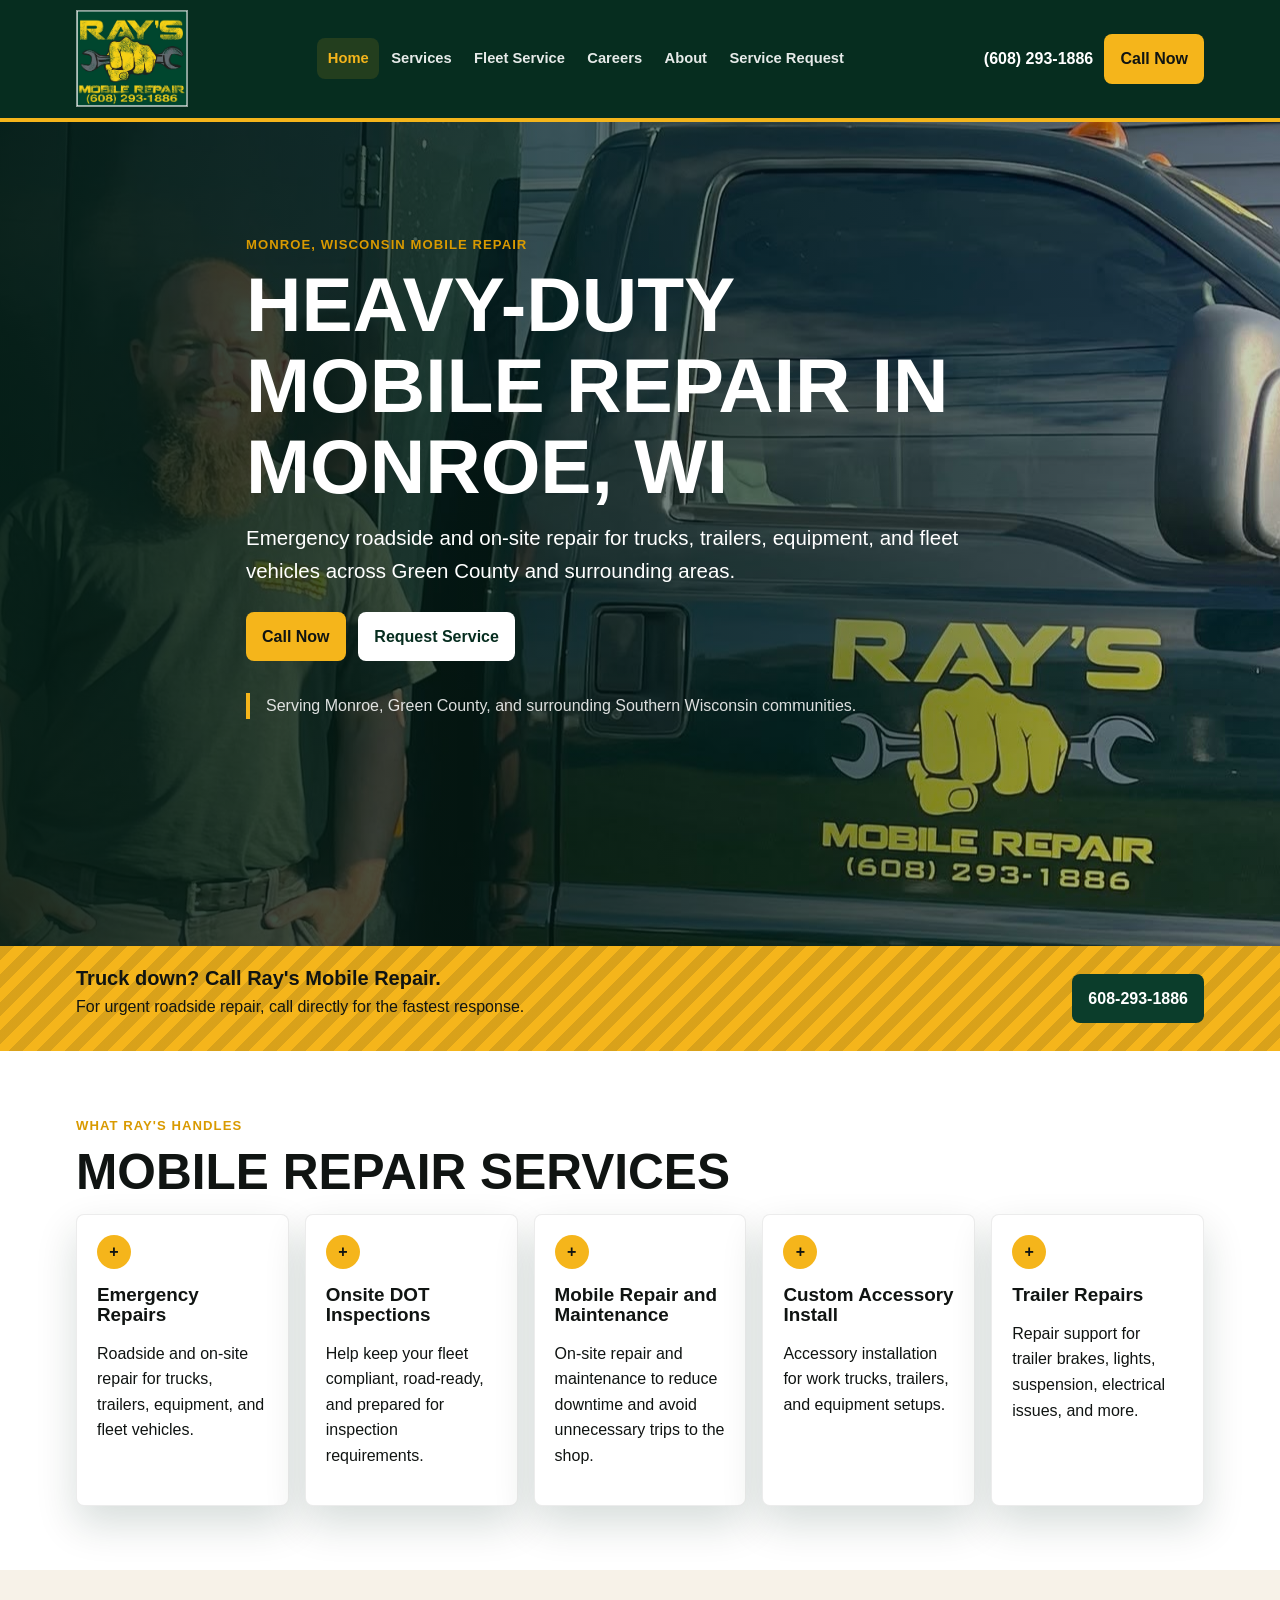
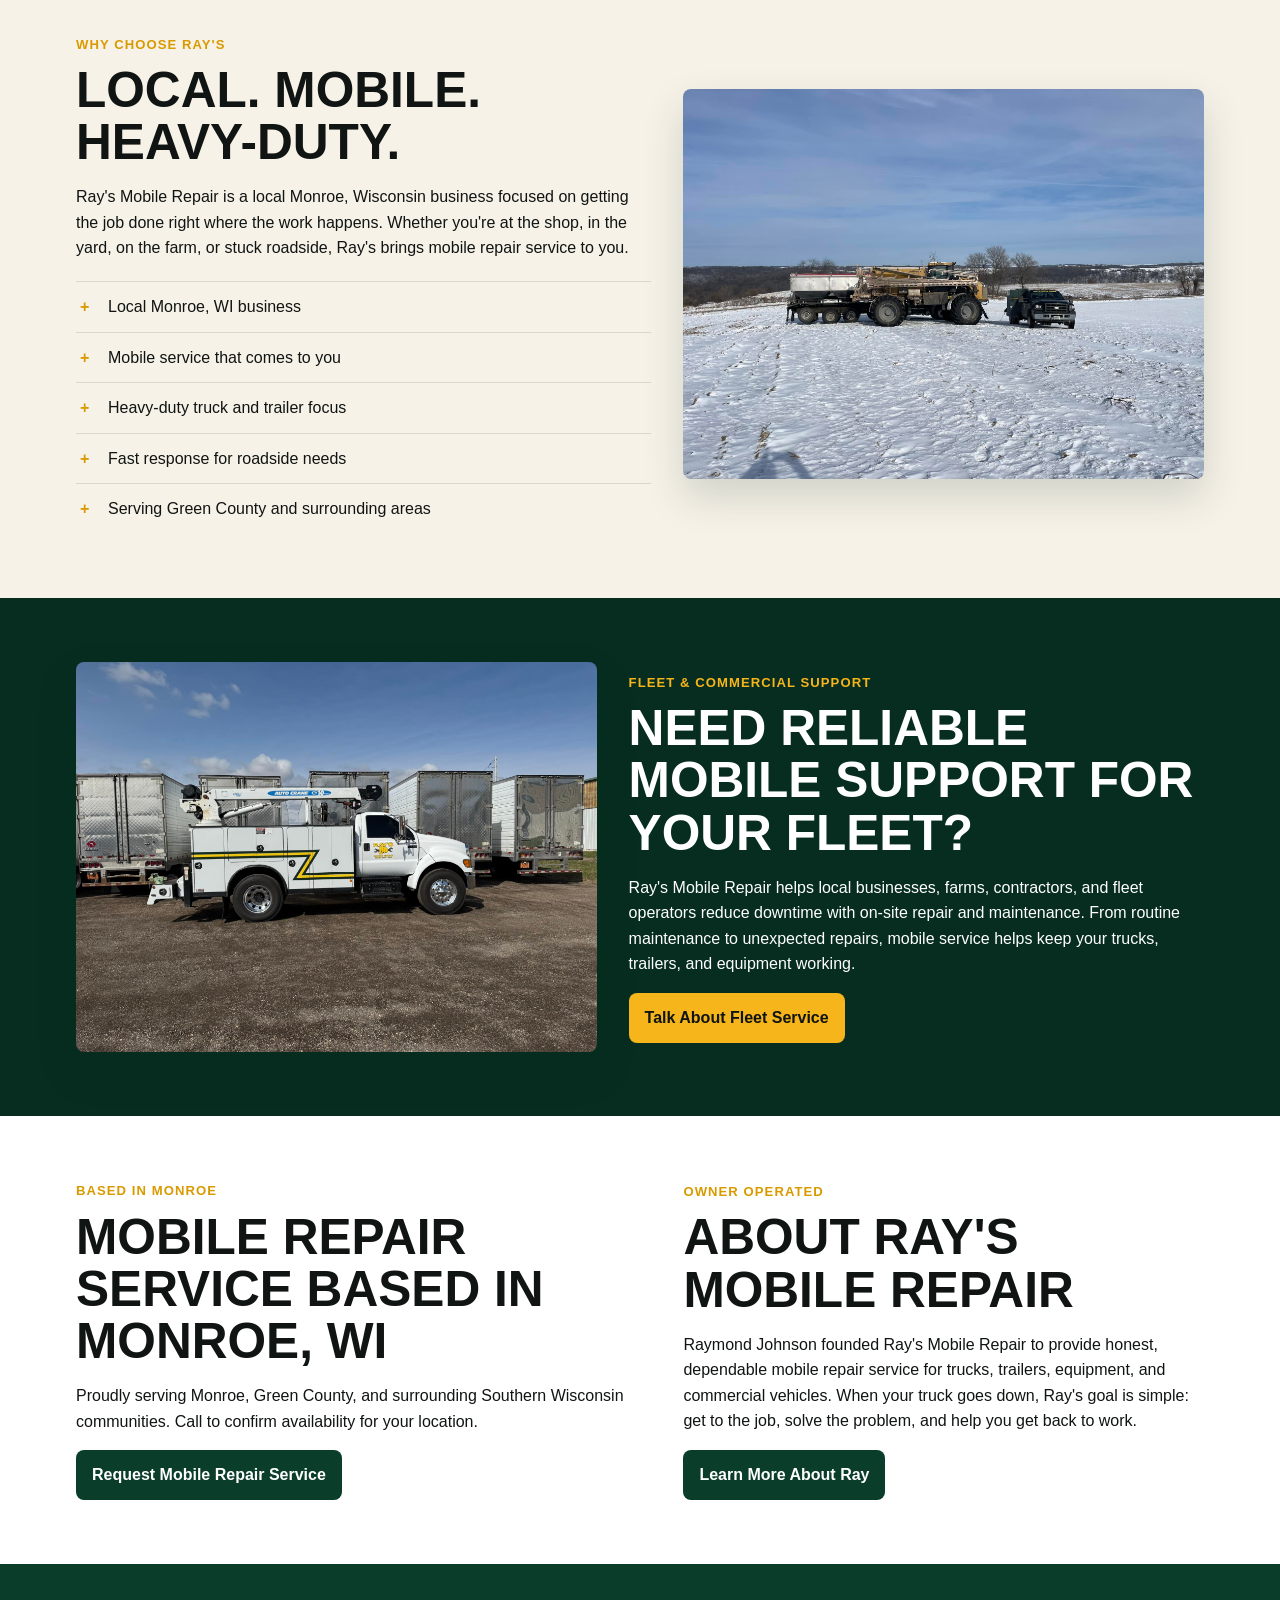
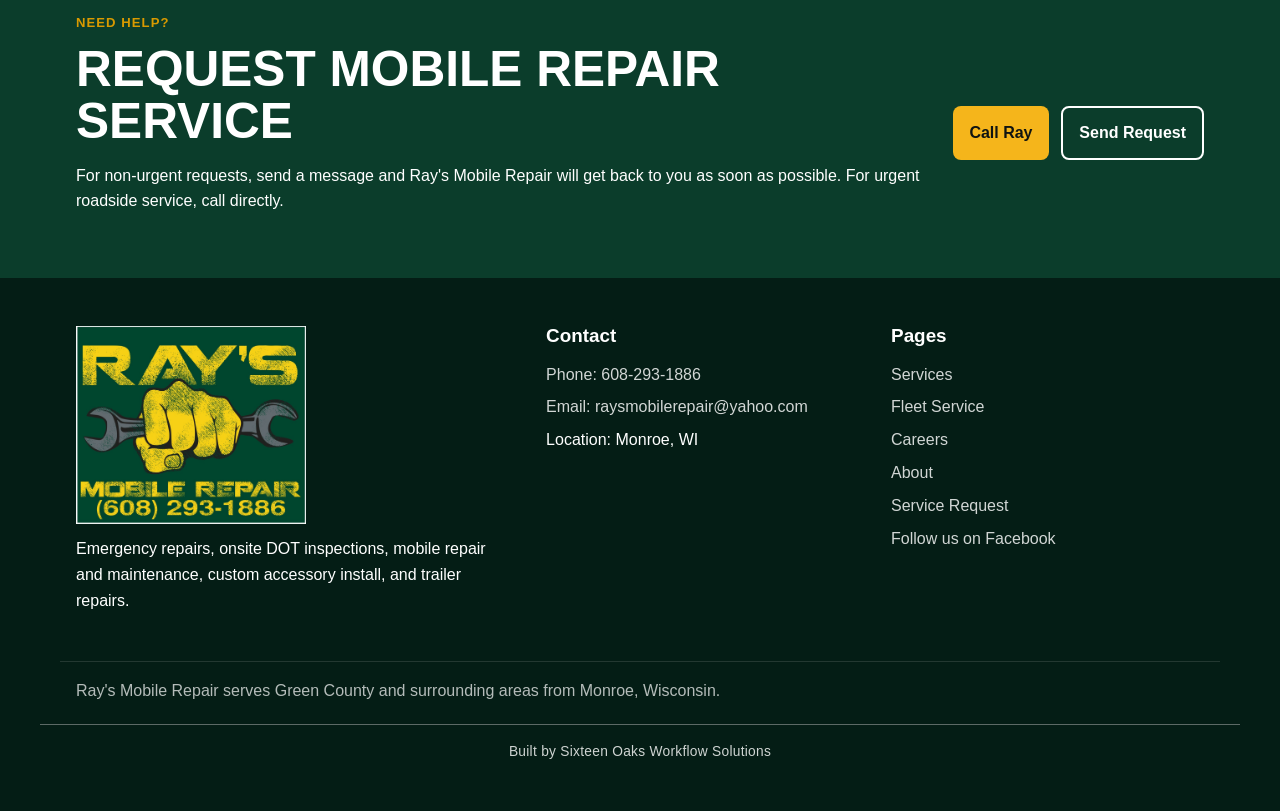
<file: index.html>
<!doctype html>
<html lang="en">
<head>
  <meta charset="utf-8">
  <meta name="viewport" content="width=device-width, initial-scale=1">
  <title>Ray's Mobile Repair | Mobile Repair & Trailer Repair in Monroe, WI</title>
  <meta name="description" content="Ray's Mobile Repair provides emergency repairs, onsite DOT inspections, mobile repair and maintenance, custom accessory installs, and trailer repairs in Monroe, Green County, and surrounding areas.">
  <link rel="canonical" href="https://www.raysmobilerepair.com/">
  <meta property="og:type" content="website">
  <meta property="og:title" content="Ray's Mobile Repair | Mobile Repair & Trailer Repair in Monroe, WI">
  <meta property="og:description" content="Emergency roadside and on-site repair for trucks, trailers, equipment, and fleet vehicles across Green County and surrounding areas.">
  <meta property="og:url" content="https://www.raysmobilerepair.com/">
  <meta property="og:image" content="https://www.raysmobilerepair.com/assets/images/ray-service-truck-owner.jpg">
  <meta name="twitter:card" content="summary_large_image">
  <link rel="stylesheet" href="assets/css/styles.css?v=service-request-20261010">
  <script src="https://identity.netlify.com/v1/netlify-identity-widget.js"></script>
  <script type="application/ld+json">
  {
    "@context": "https://schema.org",
    "@type": ["AutoRepair", "LocalBusiness"],
    "@id": "https://www.raysmobilerepair.com/#business",
    "name": "Ray's Mobile Repair",
    "url": "https://www.raysmobilerepair.com/",
    "logo": "https://www.raysmobilerepair.com/assets/images/business-card-logo-contact.jpg",
    "image": "https://www.raysmobilerepair.com/assets/images/ray-service-truck-owner.jpg",
    "telephone": "+16082931886",
    "email": "raysmobilerepair@yahoo.com",
    "priceRange": "$$",
    "founder": {
      "@type": "Person",
      "name": "Raymond Johnson"
    },
    "address": {
      "@type": "PostalAddress",
      "addressLocality": "Monroe",
      "addressRegion": "WI",
      "addressCountry": "US"
    },
    "areaServed": [
      {
        "@type": "City",
        "name": "Monroe",
        "addressRegion": "WI"
      },
      {
        "@type": "AdministrativeArea",
        "name": "Green County, Wisconsin"
      }
    ],
    "sameAs": [
      "https://www.facebook.com/share/1FJwqw41Wk/"
    ],
    "description": "Ray's Mobile Repair is a Monroe, Wisconsin mobile heavy-duty repair business serving Green County and surrounding areas with emergency repairs, onsite DOT inspections, mobile repair and maintenance, custom accessory installs, and trailer repairs.",
    "hasOfferCatalog": {
      "@type": "OfferCatalog",
      "name": "Mobile Repair Services",
      "itemListElement": [
        {"@type":"Offer","itemOffered":{"@type":"Service","name":"Emergency Repairs"}},
        {"@type":"Offer","itemOffered":{"@type":"Service","name":"Onsite DOT Inspections"}},
        {"@type":"Offer","itemOffered":{"@type":"Service","name":"Mobile Repair and Maintenance"}},
        {"@type":"Offer","itemOffered":{"@type":"Service","name":"Custom Accessory Install"}},
        {"@type":"Offer","itemOffered":{"@type":"Service","name":"Trailer Repairs"}},
        {"@type":"Offer","itemOffered":{"@type":"Service","name":"Mobile Fleet Service"}}
      ]
    }
  }
  </script>
</head>
<body>
  <a class="skip-link" href="#main">Skip to content</a>
  <header class="site-header">
    <div class="header-inner">
      <a class="brand" href="/" aria-label="Ray's Mobile Repair home">
        <img src="/assets/images/business-card-logo-contact.jpg?v=official-20260904" alt="Ray's Mobile Repair" style="display:block;width:112px;height:auto;border:1px solid rgba(255,255,255,.55)">
      </a>
      <button class="nav-toggle" type="button" aria-controls="site-nav" aria-expanded="false" aria-label="Open navigation"><span></span><span></span><span></span></button>
      <nav class="site-nav" id="site-nav" aria-label="Primary navigation">
        <ul>
          <li><a href="/" aria-current="page">Home</a></li>
          <li><a href="/services">Services</a></li>
          <li><a href="/fleet-service">Fleet Service</a></li>
          <li><a href="/careers">Careers</a></li>
          <li><a href="/about">About</a></li>
          <li><a href="/service-request">Service Request</a></li>
        </ul>
      </nav>
      <div class="header-call"><a class="phone-link" href="tel:16082931886" data-link="phone" data-content="phone-display">(608) 293-1886</a><a class="btn btn-primary" href="tel:16082931886" data-link="phone">Call Now</a></div>
    </div>
  </header>

  <main id="main">
    <section class="hero home-hero" data-image="homeHero" data-image-overlay="linear-gradient(90deg, rgba(4,29,21,.90), rgba(4,29,21,.58), rgba(4,29,21,.20))">
      <div class="container hero-content">
        <p class="eyebrow">Monroe, Wisconsin Mobile Repair</p>
        <h1 data-content="hero-title">Heavy-Duty Mobile Repair in Monroe, WI</h1>
        <p class="lead" data-content="hero-subtitle">Emergency roadside and on-site repair for trucks, trailers, equipment, and fleet vehicles across Green County and surrounding areas.</p>
        <div class="hero-actions">
          <a class="btn btn-primary" href="tel:16082931886" data-link="phone">Call Now</a>
          <a class="btn btn-light" href="/service-request">Request Service</a>
        </div>
        <p class="hero-meta">Serving Monroe, Green County, and surrounding Southern Wisconsin communities.</p>
      </div>
    </section>

    <section class="urgent-banner" aria-label="Urgent roadside repair">
      <div class="container urgent-inner">
        <p><strong data-content="urgent-title">Truck down? Call Ray's Mobile Repair.</strong><span data-content="urgent-text">For urgent roadside repair, call directly for the fastest response.</span></p>
        <a class="btn btn-secondary" href="tel:16082931886" data-link="phone">608-293-1886</a>
      </div>
    </section>

    <section class="section section-white">
      <div class="container">
        <p class="eyebrow">What Ray's Handles</p>
        <h2>Mobile Repair Services</h2>
        <div class="service-grid" data-services-list>
          <article class="service-card"><span class="service-icon" aria-hidden="true">+</span><h3>Emergency Repairs</h3><p>Roadside and on-site repair for trucks, trailers, equipment, and fleet vehicles.</p></article>
          <article class="service-card"><span class="service-icon" aria-hidden="true">+</span><h3>Onsite DOT Inspections</h3><p>Help keep your fleet compliant, road-ready, and prepared for inspection requirements.</p></article>
          <article class="service-card"><span class="service-icon" aria-hidden="true">+</span><h3>Mobile Repair and Maintenance</h3><p>On-site repair and maintenance to reduce downtime and avoid unnecessary trips to the shop.</p></article>
          <article class="service-card"><span class="service-icon" aria-hidden="true">+</span><h3>Custom Accessory Install</h3><p>Accessory installation for work trucks, trailers, and equipment setups.</p></article>
          <article class="service-card"><span class="service-icon" aria-hidden="true">+</span><h3>Trailer Repairs</h3><p>Repair support for trailer brakes, lights, suspension, electrical issues, and more.</p></article>
        </div>
      </div>
    </section>

    <section class="section">
      <div class="container split">
        <div>
          <p class="eyebrow">Why Choose Ray's</p>
          <h2>Local. Mobile. Heavy-Duty.</h2>
          <p>Ray's Mobile Repair is a local Monroe, Wisconsin business focused on getting the job done right where the work happens. Whether you're at the shop, in the yard, on the farm, or stuck roadside, Ray's brings mobile repair service to you.</p>
          <ul class="feature-list">
            <li>Local Monroe, WI business</li>
            <li>Mobile service that comes to you</li>
            <li>Heavy-duty truck and trailer focus</li>
            <li>Fast response for roadside needs</li>
            <li>Serving Green County and surrounding areas</li>
          </ul>
        </div>
        <img class="media-panel" data-image="homeFieldRepair" src="assets/images/field-equipment-repair-snow.jpg" alt="Ray's Mobile Repair working on equipment in a snowy field in Southern Wisconsin">
      </div>
    </section>

    <section class="section section-dark">
      <div class="container split reverse">
        <div>
          <p class="eyebrow">Fleet & Commercial Support</p>
          <h2>Need Reliable Mobile Support for Your Fleet?</h2>
          <p>Ray's Mobile Repair helps local businesses, farms, contractors, and fleet operators reduce downtime with on-site repair and maintenance. From routine maintenance to unexpected repairs, mobile service helps keep your trucks, trailers, and equipment working.</p>
          <a class="btn btn-primary" href="/fleet-service">Talk About Fleet Service</a>
        </div>
        <img class="media-panel" data-image="homeFleet" src="assets/images/white-service-truck-side.jpg" alt="White Ray's Mobile Repair service truck with crane parked by commercial trailers">
      </div>
    </section>

    <section class="section section-white">
      <div class="container split">
        <div>
          <p class="eyebrow">Based in Monroe</p>
          <h2>Mobile Repair Service Based in Monroe, WI</h2>
          <p data-content="service-area-text">Proudly serving Monroe, Green County, and surrounding Southern Wisconsin communities. Call to confirm availability for your location.</p>
          <a class="btn btn-secondary" href="/service-request">Request Mobile Repair Service</a>
        </div>
        <div>
          <p class="eyebrow">Owner Operated</p>
          <h2>About Ray's Mobile Repair</h2>
          <p>Raymond Johnson founded Ray's Mobile Repair to provide honest, dependable mobile repair service for trucks, trailers, equipment, and commercial vehicles. When your truck goes down, Ray's goal is simple: get to the job, solve the problem, and help you get back to work.</p>
          <a class="btn btn-secondary" href="/about">Learn More About Ray</a>
        </div>
      </div>
    </section>

    <section class="cta-band">
      <div class="container">
        <div><p class="eyebrow">Need Help?</p><h2>Request Mobile Repair Service</h2><p>For non-urgent requests, send a message and Ray's Mobile Repair will get back to you as soon as possible. For urgent roadside service, call directly.</p></div>
        <div class="cta-actions"><a class="btn btn-primary" href="tel:16082931886" data-link="phone">Call Ray</a><a class="btn btn-outline" href="/service-request">Send Request</a></div>
      </div>
    </section>
  </main>

  <footer class="site-footer">
    <div class="container footer-grid">
      <div><a class="brand" href="/" aria-label="Ray's Mobile Repair home"><img src="/assets/images/business-card-logo-contact.jpg?v=official-20260904" alt="Ray's Mobile Repair" style="display:block;width:180px;height:auto"></a><p>Emergency repairs, onsite DOT inspections, mobile repair and maintenance, custom accessory install, and trailer repairs.</p></div>
      <div><h3>Contact</h3><div class="footer-links"><a href="tel:16082931886" data-link="phone">Phone: <span data-content="phone">608-293-1886</span></a><a href="mailto:raysmobilerepair@yahoo.com" data-link="email">Email: <span data-content="email">raysmobilerepair@yahoo.com</span></a><span>Location: <span data-content="location">Monroe, WI</span></span></div></div>
      <div><h3>Pages</h3><div class="footer-links"><a href="/services">Services</a><a href="/fleet-service">Fleet Service</a><a href="/careers">Careers</a><a href="/about">About</a><a href="/service-request">Service Request</a><a href="https://www.facebook.com/share/1FJwqw41Wk/" data-link="facebook">Follow us on Facebook</a></div></div>
    </div>
    <div class="container footer-bottom">Ray's Mobile Repair serves Green County and surrounding areas from Monroe, Wisconsin.</div>
    <div class="sixteen-oaks-credit" style="display:block;max-width:1200px;margin:1.25rem auto 0;padding:1rem 1rem 0;border-top:1px solid #5d6a66;text-align:center;font-size:.86rem;font-weight:500;letter-spacing:.02em;color:#cfd4d2">Built by Sixteen Oaks Workflow Solutions</div>
  </footer>
  <div class="sticky-call"><a class="btn btn-primary" href="tel:16082931886" data-link="phone">Call Ray's Mobile Repair</a></div>
  <script src="/assets/js/main.js?v=20260904b"></script>
  <script>
    if (window.netlifyIdentity) {
      window.netlifyIdentity.on("init", function (user) {
        if (!user) {
          window.netlifyIdentity.on("login", function () {
            document.location.href = "/admin/";
          });
        }
      });
    }
  </script>
</body>
</html>
</file>
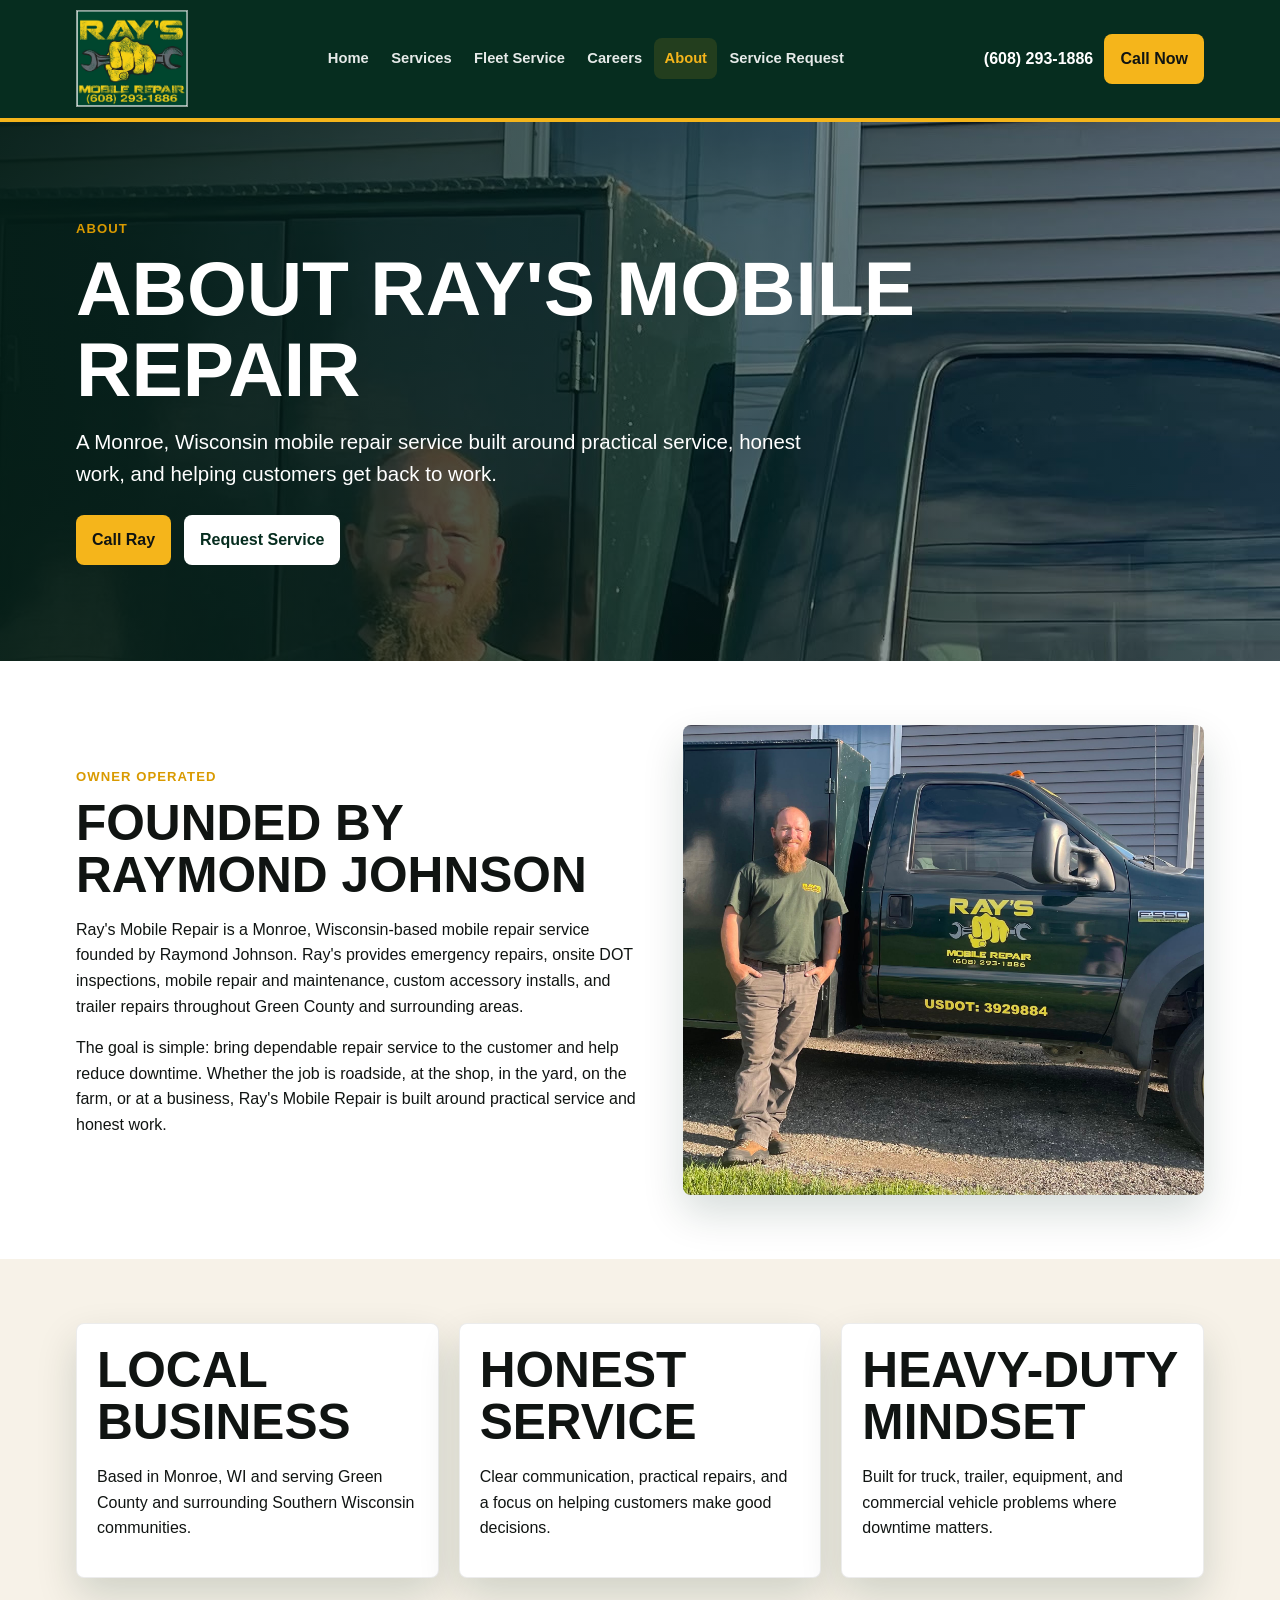
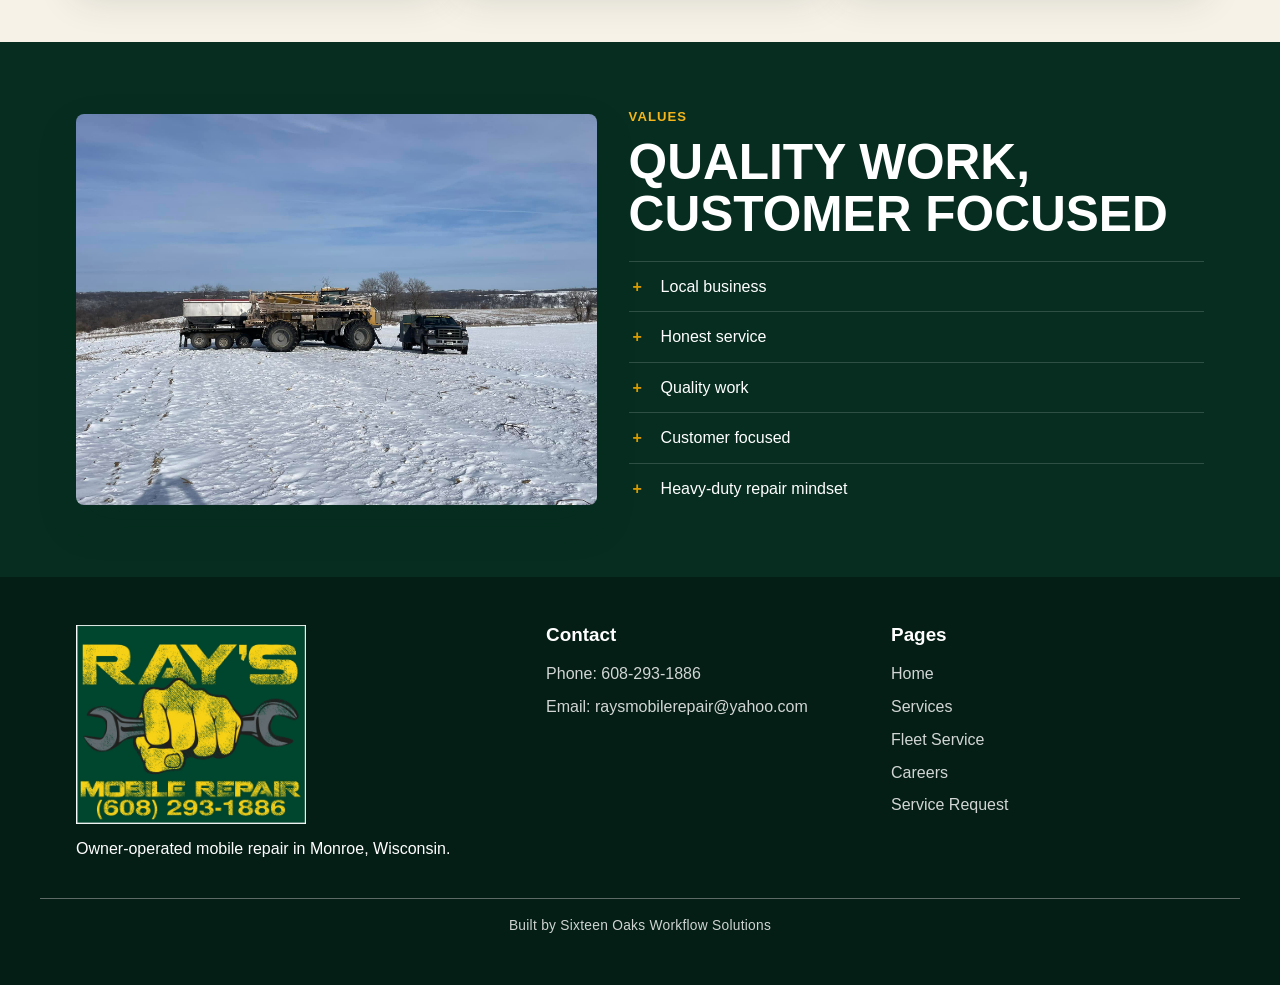
<file: about.html>
<!doctype html>
<html lang="en">
<head>
  <meta charset="utf-8">
  <meta name="viewport" content="width=device-width, initial-scale=1">
  <title>About Ray's Mobile Repair | Monroe, WI</title>
  <meta name="description" content="Learn about Ray's Mobile Repair, a Monroe, Wisconsin mobile repair service founded by Raymond Johnson and serving Green County and surrounding areas.">
  <link rel="canonical" href="https://www.raysmobilerepair.com/about">
  <link rel="stylesheet" href="assets/css/styles.css?v=service-request-20261010">
</head>
<body>
  <a class="skip-link" href="#main">Skip to content</a>
  <header class="site-header"><div class="header-inner"><a class="brand" href="/"><span class="brand-mark">RAY'S</span><span class="brand-text"><strong>Mobile Repair</strong><span>Monroe, WI</span></span></a><button class="nav-toggle" type="button" aria-controls="site-nav" aria-expanded="false" aria-label="Open navigation"><span></span><span></span><span></span></button><nav class="site-nav" id="site-nav"><ul><li><a href="/">Home</a></li><li><a href="/services">Services</a></li><li><a href="/fleet-service">Fleet Service</a></li><li><a href="/careers">Careers</a></li><li><a href="/about" aria-current="page">About</a></li><li><a href="/service-request">Service Request</a></li></ul></nav><div class="header-call"><a class="phone-link" href="tel:16082931886" data-link="phone" data-content="phone-display">(608) 293-1886</a><a class="btn btn-primary" href="tel:16082931886" data-link="phone">Call Now</a></div></div></header>
  <main id="main">
    <section class="page-hero" data-image="aboutHero" data-image-overlay="linear-gradient(90deg, rgba(4,29,21,.92), rgba(4,29,21,.62), rgba(4,29,21,.25))" style="background-image: linear-gradient(90deg, rgba(4,29,21,.92), rgba(4,29,21,.62), rgba(4,29,21,.25)), url('assets/images/ray-service-truck-owner.jpg');"><div class="container"><p class="eyebrow">About</p><h1>About Ray's Mobile Repair</h1><p class="lead">A Monroe, Wisconsin mobile repair service built around practical service, honest work, and helping customers get back to work.</p><div class="hero-actions"><a class="btn btn-primary" href="tel:16082931886" data-link="phone">Call Ray</a><a class="btn btn-light" href="/service-request">Request Service</a></div></div></section>
    <section class="section section-white"><div class="container split"><div><p class="eyebrow">Owner Operated</p><h2>Founded by Raymond Johnson</h2><p>Ray's Mobile Repair is a Monroe, Wisconsin-based mobile repair service founded by Raymond Johnson. Ray's provides emergency repairs, onsite DOT inspections, mobile repair and maintenance, custom accessory installs, and trailer repairs throughout Green County and surrounding areas.</p><p>The goal is simple: bring dependable repair service to the customer and help reduce downtime. Whether the job is roadside, at the shop, in the yard, on the farm, or at a business, Ray's Mobile Repair is built around practical service and honest work.</p></div><img class="media-panel" data-image="aboutOwner" src="assets/images/ray-service-truck-owner.jpg" alt="Raymond Johnson standing by the green Ray's Mobile Repair truck in Monroe Wisconsin"></div></section>
    <section class="section"><div class="container grid grid-3"><article class="info-card"><h2>Local Business</h2><p>Based in Monroe, WI and serving Green County and surrounding Southern Wisconsin communities.</p></article><article class="info-card"><h2>Honest Service</h2><p>Clear communication, practical repairs, and a focus on helping customers make good decisions.</p></article><article class="info-card"><h2>Heavy-Duty Mindset</h2><p>Built for truck, trailer, equipment, and commercial vehicle problems where downtime matters.</p></article></div></section>
    <section class="section section-dark"><div class="container split reverse"><div><p class="eyebrow">Values</p><h2>Quality Work, Customer Focused</h2><ul class="feature-list"><li>Local business</li><li>Honest service</li><li>Quality work</li><li>Customer focused</li><li>Heavy-duty repair mindset</li></ul></div><img class="media-panel" data-image="aboutValues" src="assets/images/field-equipment-repair-snow.jpg" alt="Mobile repair work in a snowy Green County field"></div></section>
  </main>
  <footer class="site-footer"><div class="container footer-grid"><div><a class="brand" href="/"><span class="brand-mark">RAY'S</span><span class="brand-text"><strong>Mobile Repair</strong><span>Monroe, WI</span></span></a><p>Owner-operated mobile repair in Monroe, Wisconsin.</p></div><div><h3>Contact</h3><div class="footer-links"><a href="tel:16082931886" data-link="phone">Phone: <span data-content="phone">608-293-1886</span></a><a href="mailto:raysmobilerepair@yahoo.com" data-link="email">Email: <span data-content="email">raysmobilerepair@yahoo.com</span></a></div></div><div><h3>Pages</h3><div class="footer-links"><a href="/">Home</a><a href="/services">Services</a><a href="/fleet-service">Fleet Service</a><a href="/careers">Careers</a><a href="/service-request">Service Request</a></div></div></div></footer><div class="sticky-call"><a class="btn btn-primary" href="tel:16082931886" data-link="phone">Call Ray's Mobile Repair</a></div><script src="assets/js/main.js"></script>
</body>
</html>
</file>
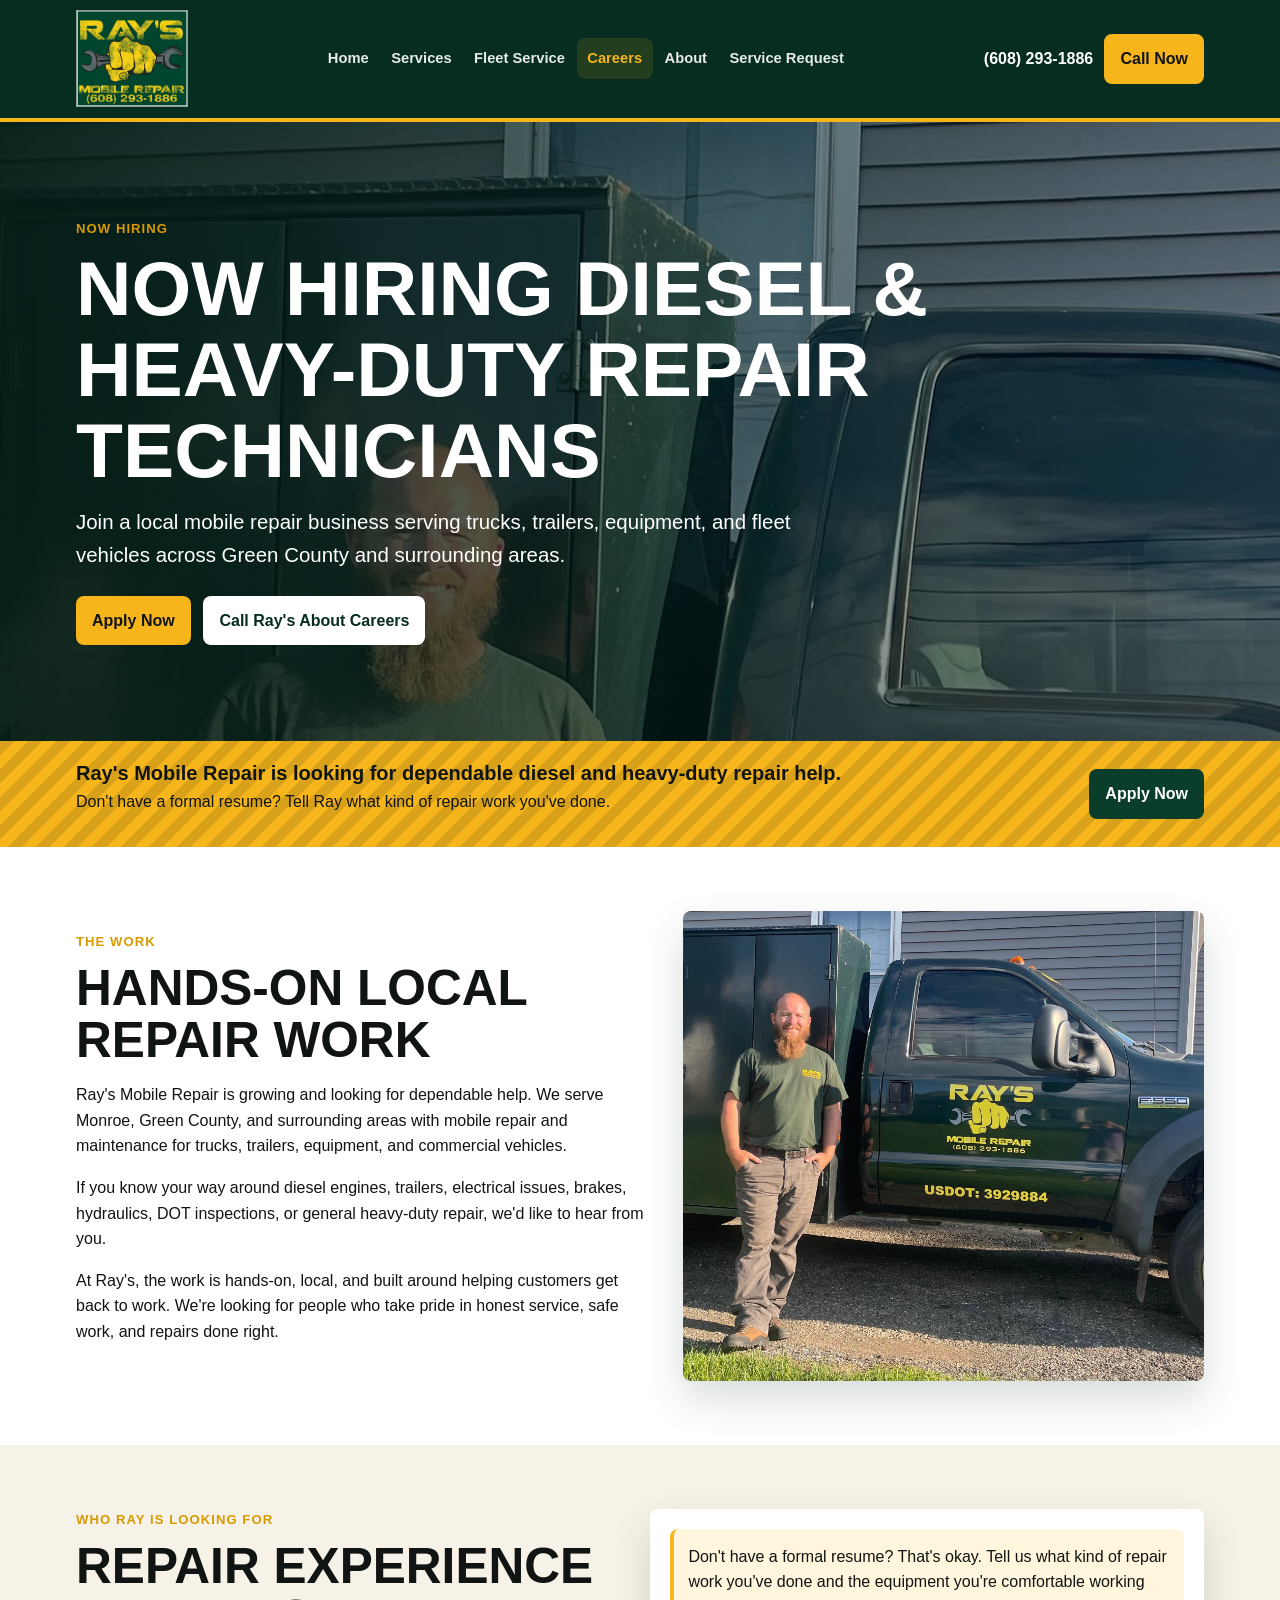
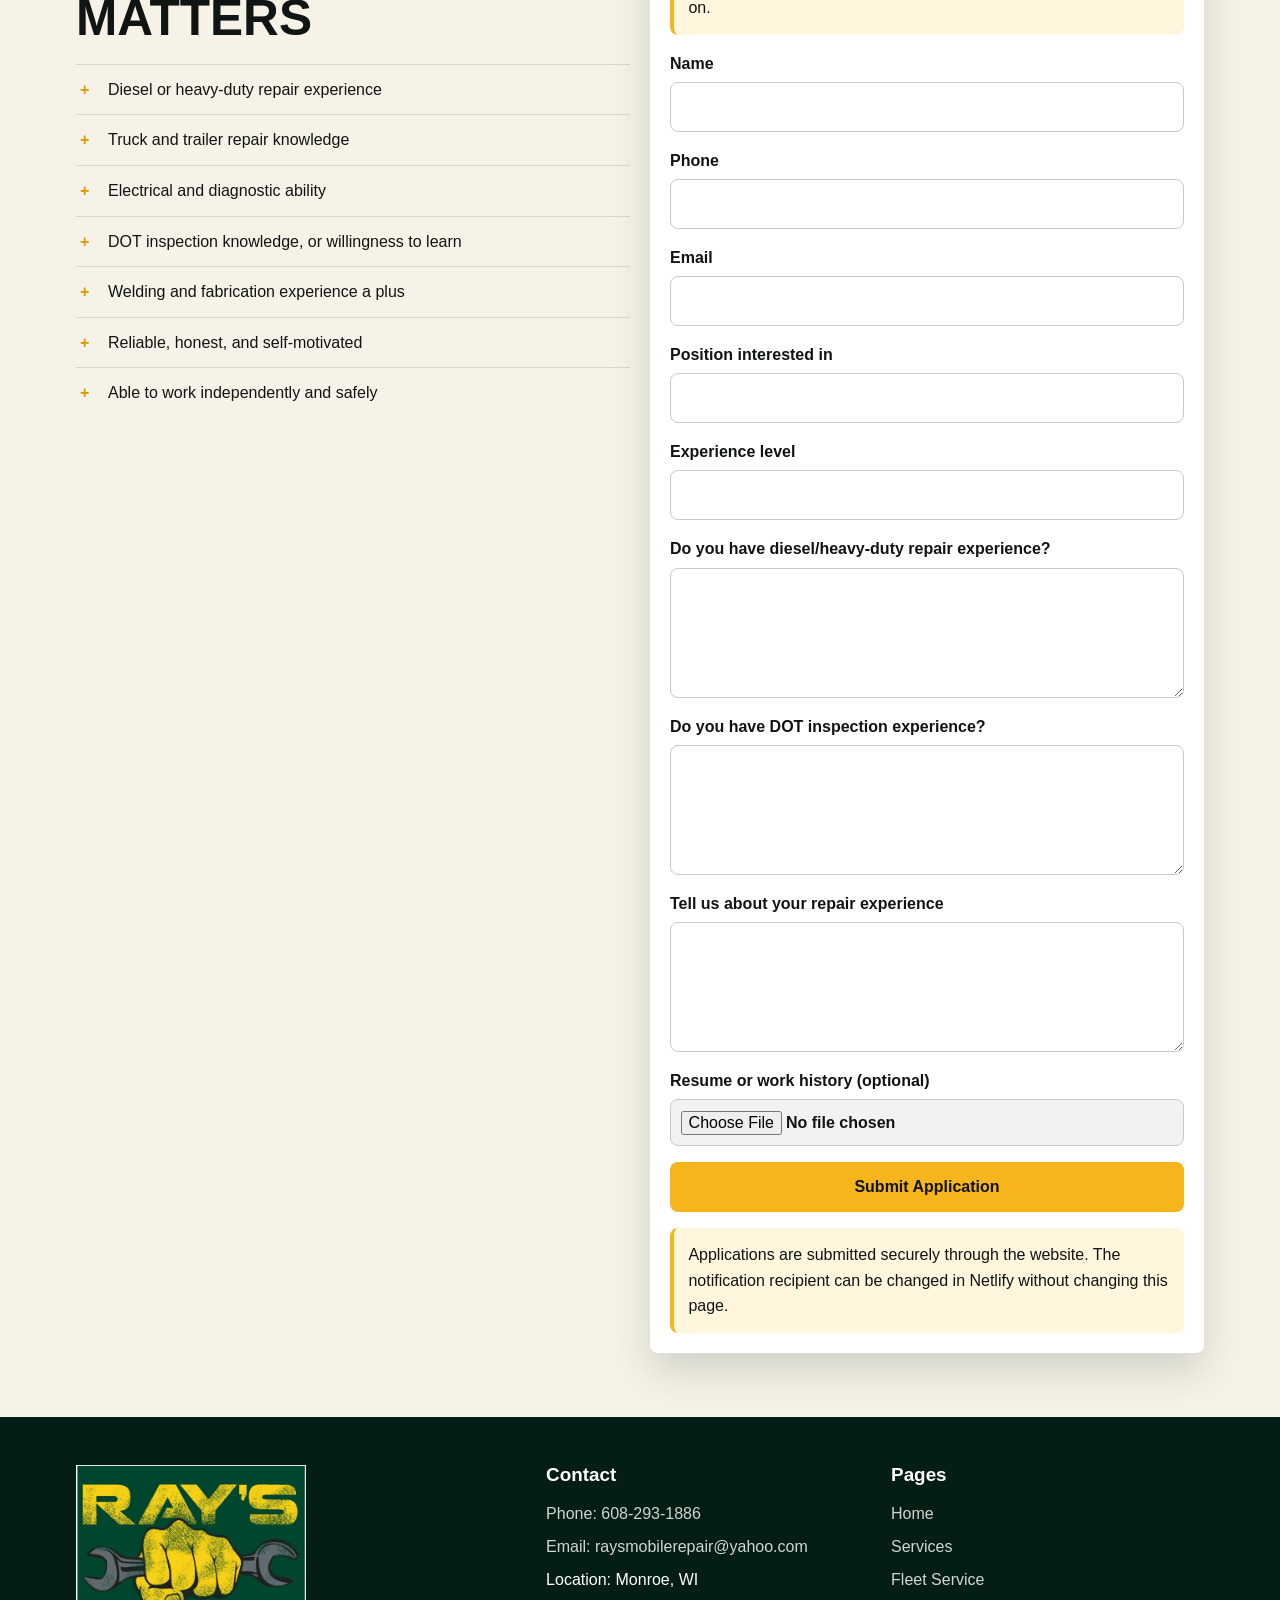
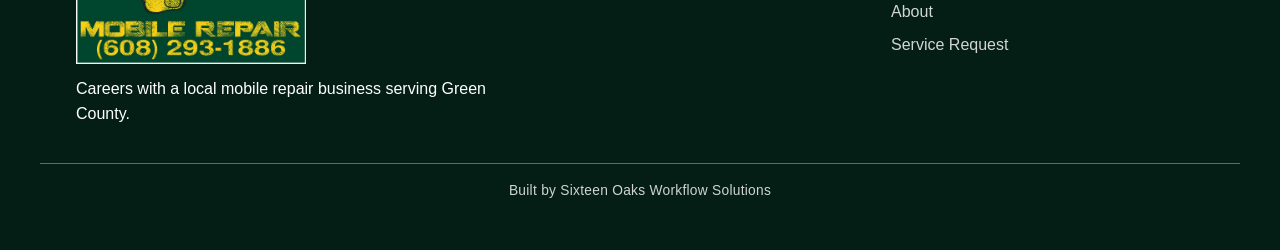
<file: careers.html>
<!doctype html>
<html lang="en">
<head>
  <meta charset="utf-8">
  <meta name="viewport" content="width=device-width, initial-scale=1">
  <title>Careers | Diesel & Heavy-Duty Repair Jobs at Ray's Mobile Repair</title>
  <meta name="description" content="Ray's Mobile Repair in Monroe, WI is hiring diesel and heavy-duty repair technicians for mobile repair work across Green County and surrounding areas.">
  <link rel="canonical" href="https://www.raysmobilerepair.com/careers">
  <link rel="stylesheet" href="assets/css/styles.css?v=service-request-20261010">
</head>
<body>
  <a class="skip-link" href="#main">Skip to content</a>
  <header class="site-header"><div class="header-inner"><a class="brand" href="/"><span class="brand-mark">RAY'S</span><span class="brand-text"><strong>Mobile Repair</strong><span>Monroe, WI</span></span></a><button class="nav-toggle" type="button" aria-controls="site-nav" aria-expanded="false" aria-label="Open navigation"><span></span><span></span><span></span></button><nav class="site-nav" id="site-nav"><ul><li><a href="/">Home</a></li><li><a href="/services">Services</a></li><li><a href="/fleet-service">Fleet Service</a></li><li><a href="/careers" aria-current="page">Careers</a></li><li><a href="/about">About</a></li><li><a href="/service-request">Service Request</a></li></ul></nav><div class="header-call"><a class="phone-link" href="tel:16082931886" data-link="phone" data-content="phone-display">(608) 293-1886</a><a class="btn btn-primary" href="tel:16082931886" data-link="phone">Call Now</a></div></div></header>
  <main id="main">
    <section class="page-hero" data-image="careersHero" data-image-overlay="linear-gradient(90deg, rgba(4,29,21,.92), rgba(4,29,21,.62), rgba(4,29,21,.25))" style="background-image: linear-gradient(90deg, rgba(4,29,21,.92), rgba(4,29,21,.62), rgba(4,29,21,.25)), url('assets/images/ray-service-truck-owner.jpg');"><div class="container"><p class="eyebrow">Now Hiring</p><h1>Now Hiring Diesel & Heavy-Duty Repair Technicians</h1><p class="lead">Join a local mobile repair business serving trucks, trailers, equipment, and fleet vehicles across Green County and surrounding areas.</p><div class="hero-actions"><a class="btn btn-primary" href="#apply">Apply Now</a><a class="btn btn-light" href="tel:16082931886" data-link="phone">Call Ray's About Careers</a></div></div></section>
    <section class="urgent-banner"><div class="container urgent-inner"><p><strong data-content="careers-banner">Ray's Mobile Repair is looking for dependable diesel and heavy-duty repair help.</strong><span>Don't have a formal resume? Tell Ray what kind of repair work you've done.</span></p><a class="btn btn-secondary" href="#apply">Apply Now</a></div></section>
    <section class="section section-white"><div class="container split"><div><p class="eyebrow">The Work</p><h2>Hands-On Local Repair Work</h2><p>Ray's Mobile Repair is growing and looking for dependable help. We serve Monroe, Green County, and surrounding areas with mobile repair and maintenance for trucks, trailers, equipment, and commercial vehicles.</p><p>If you know your way around diesel engines, trailers, electrical issues, brakes, hydraulics, DOT inspections, or general heavy-duty repair, we'd like to hear from you.</p><p>At Ray's, the work is hands-on, local, and built around helping customers get back to work. We're looking for people who take pride in honest service, safe work, and repairs done right.</p></div><img class="media-panel" data-image="careersWork" src="assets/images/ray-service-truck-owner.jpg" alt="Raymond Johnson standing beside a Ray's Mobile Repair service truck"></div></section>
    <section class="section"><div class="container grid grid-2"><div><p class="eyebrow">Who Ray Is Looking For</p><h2>Repair Experience Matters</h2><ul class="feature-list"><li>Diesel or heavy-duty repair experience</li><li>Truck and trailer repair knowledge</li><li>Electrical and diagnostic ability</li><li>DOT inspection knowledge, or willingness to learn</li><li>Welding and fabrication experience a plus</li><li>Reliable, honest, and self-motivated</li><li>Able to work independently and safely</li></ul></div><form class="form" id="apply" name="careers" method="POST" action="/thanks.html?form=careers" data-netlify="true" netlify-honeypot="bot-field" enctype="multipart/form-data"><input type="hidden" name="form-name" value="careers"><p hidden><label>Don't fill this out: <input name="bot-field"></label></p><p class="form-note">Don't have a formal resume? That's okay. Tell us what kind of repair work you've done and the equipment you're comfortable working on.</p><label>Name <input type="text" name="name" required autocomplete="name"></label><label>Phone <input type="tel" name="phone" required autocomplete="tel"></label><label>Email <input type="email" name="email" required autocomplete="email"></label><label>Position interested in <input type="text" name="position"></label><label>Experience level <input type="text" name="experience_level"></label><label>Do you have diesel/heavy-duty repair experience? <textarea name="repair_experience"></textarea></label><label>Do you have DOT inspection experience? <textarea name="dot_experience"></textarea></label><label>Tell us about your repair experience <textarea name="message" required></textarea></label><label>Resume or work history (optional) <input type="file" name="resume" accept=".pdf,.doc,.docx,.txt"></label><button class="btn btn-primary" type="submit">Submit Application</button><p class="form-note">Applications are submitted securely through the website. The notification recipient can be changed in Netlify without changing this page.</p></form></div></section>
  </main>
  <footer class="site-footer"><div class="container footer-grid"><div><a class="brand" href="/"><span class="brand-mark">RAY'S</span><span class="brand-text"><strong>Mobile Repair</strong><span>Monroe, WI</span></span></a><p>Careers with a local mobile repair business serving Green County.</p></div><div><h3>Contact</h3><div class="footer-links"><a href="tel:16082931886" data-link="phone">Phone: <span data-content="phone">608-293-1886</span></a><a href="mailto:raysmobilerepair@yahoo.com" data-link="email">Email: <span data-content="email">raysmobilerepair@yahoo.com</span></a><span>Location: <span data-content="location">Monroe, WI</span></span></div></div><div><h3>Pages</h3><div class="footer-links"><a href="/">Home</a><a href="/services">Services</a><a href="/fleet-service">Fleet Service</a><a href="/about">About</a><a href="/service-request">Service Request</a></div></div></div></footer><div class="sticky-call"><a class="btn btn-primary" href="tel:16082931886" data-link="phone">Call Ray's Mobile Repair</a></div><script src="assets/js/main.js"></script>
</body>
</html>
</file>
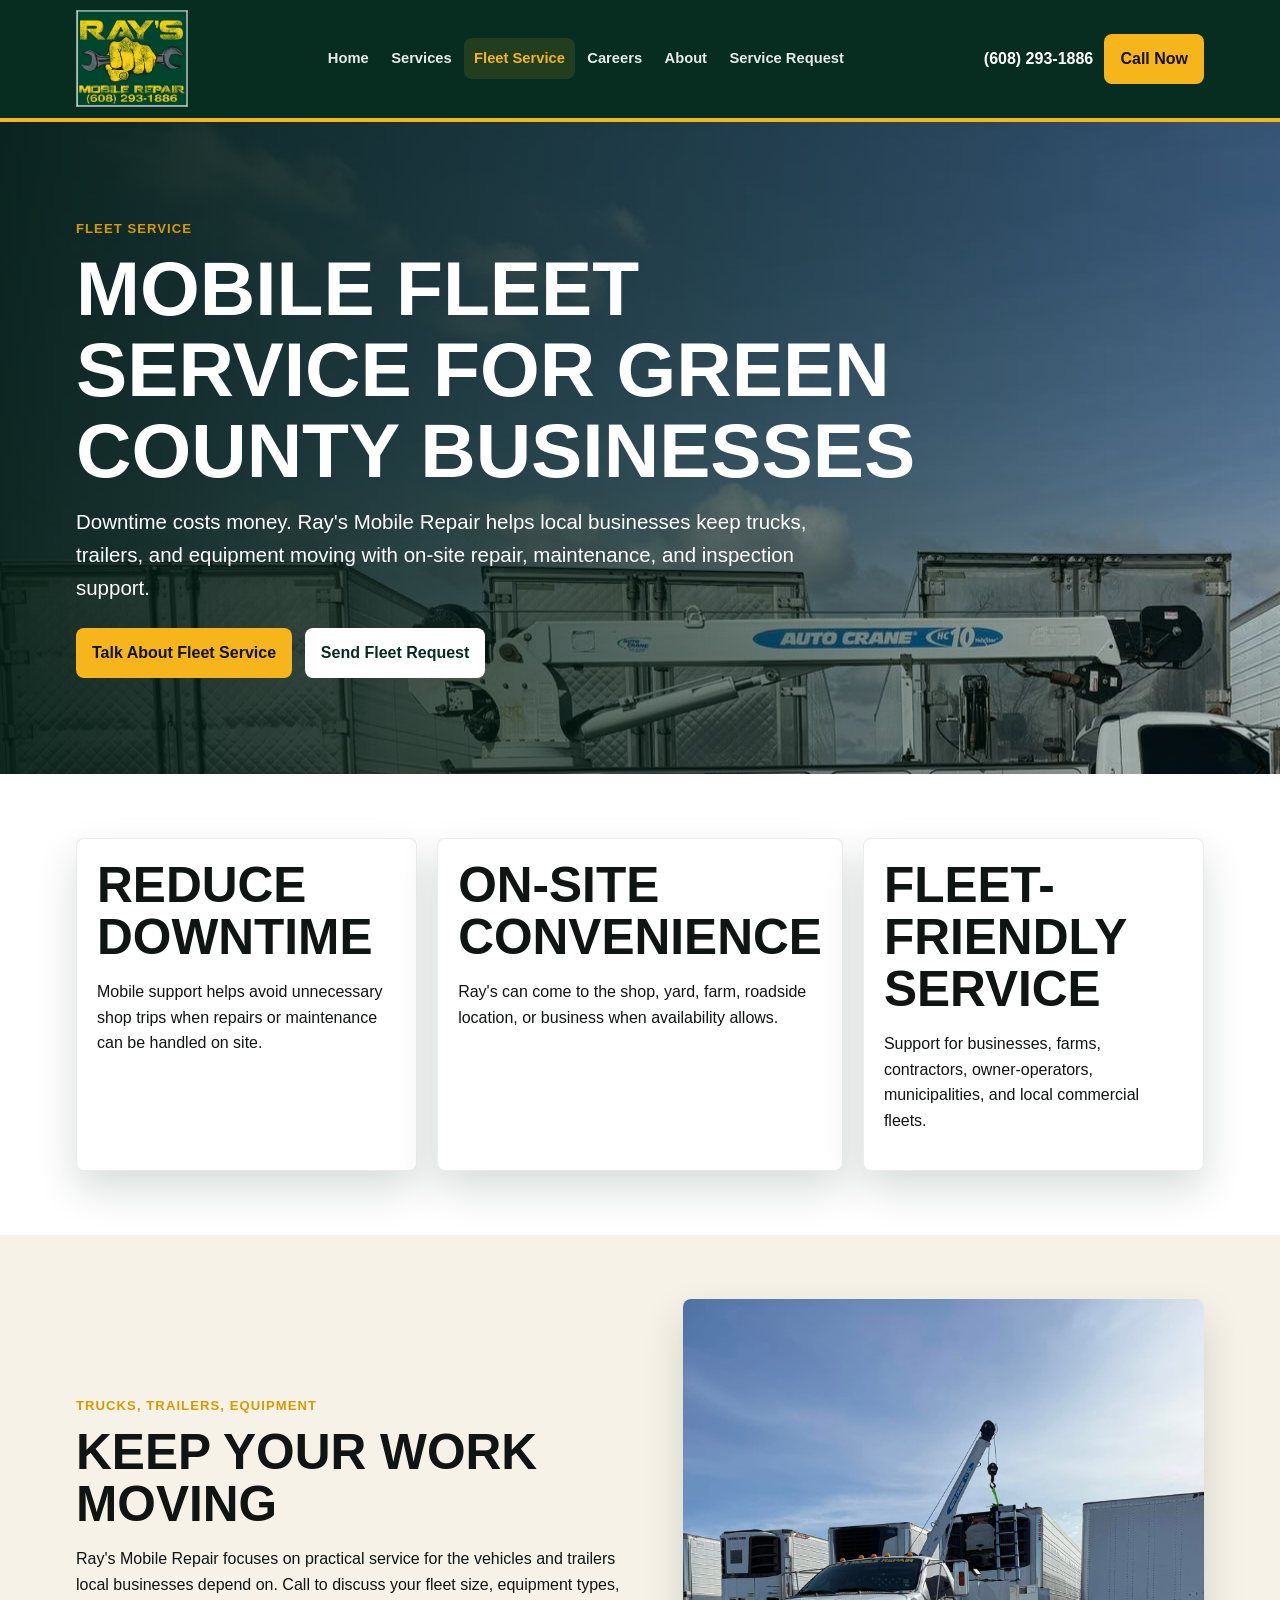
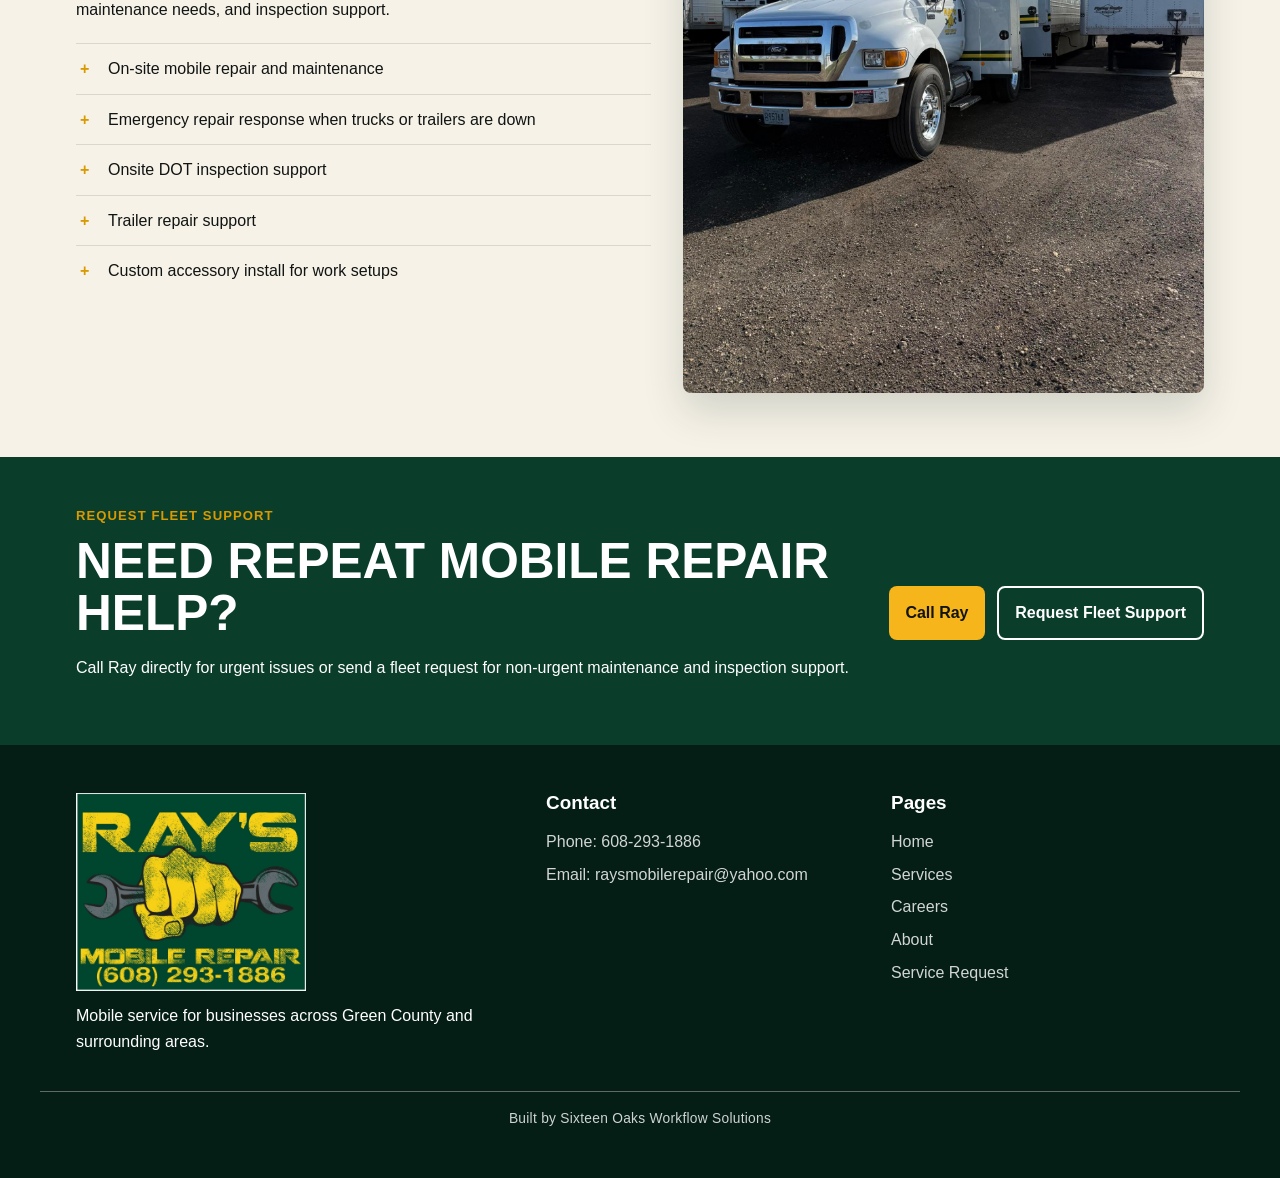
<file: fleet-service.html>
<!doctype html>
<html lang="en">
<head>
  <meta charset="utf-8">
  <meta name="viewport" content="width=device-width, initial-scale=1">
  <title>Mobile Fleet Service for Green County Businesses | Ray's Mobile Repair</title>
  <meta name="description" content="Ray's Mobile Repair helps Green County businesses, farms, contractors, and fleet operators reduce downtime with mobile repair, maintenance, and inspection support.">
  <link rel="canonical" href="https://www.raysmobilerepair.com/fleet-service">
  <link rel="stylesheet" href="assets/css/styles.css?v=service-request-20261010">
</head>
<body>
  <a class="skip-link" href="#main">Skip to content</a>
  <header class="site-header"><div class="header-inner"><a class="brand" href="/"><span class="brand-mark">RAY'S</span><span class="brand-text"><strong>Mobile Repair</strong><span>Monroe, WI</span></span></a><button class="nav-toggle" type="button" aria-controls="site-nav" aria-expanded="false" aria-label="Open navigation"><span></span><span></span><span></span></button><nav class="site-nav" id="site-nav"><ul><li><a href="/">Home</a></li><li><a href="/services">Services</a></li><li><a href="/fleet-service" aria-current="page">Fleet Service</a></li><li><a href="/careers">Careers</a></li><li><a href="/about">About</a></li><li><a href="/service-request">Service Request</a></li></ul></nav><div class="header-call"><a class="phone-link" href="tel:16082931886" data-link="phone" data-content="phone-display">(608) 293-1886</a><a class="btn btn-primary" href="tel:16082931886" data-link="phone">Call Now</a></div></div></header>
  <main id="main">
    <section class="page-hero" data-image="fleetHero" data-image-overlay="linear-gradient(90deg, rgba(4,29,21,.92), rgba(4,29,21,.62), rgba(4,29,21,.25))" style="background-image: linear-gradient(90deg, rgba(4,29,21,.92), rgba(4,29,21,.62), rgba(4,29,21,.25)), url('assets/images/white-service-truck-side.jpg');"><div class="container"><p class="eyebrow">Fleet Service</p><h1>Mobile Fleet Service for Green County Businesses</h1><p class="lead">Downtime costs money. Ray's Mobile Repair helps local businesses keep trucks, trailers, and equipment moving with on-site repair, maintenance, and inspection support.</p><div class="hero-actions"><a class="btn btn-primary" href="tel:16082931886" data-link="phone">Talk About Fleet Service</a><a class="btn btn-light" href="/service-request">Send Fleet Request</a></div></div></section>
    <section class="section section-white"><div class="container grid grid-3"><article class="info-card"><h2>Reduce Downtime</h2><p>Mobile support helps avoid unnecessary shop trips when repairs or maintenance can be handled on site.</p></article><article class="info-card"><h2>On-Site Convenience</h2><p>Ray's can come to the shop, yard, farm, roadside location, or business when availability allows.</p></article><article class="info-card"><h2>Fleet-Friendly Service</h2><p>Support for businesses, farms, contractors, owner-operators, municipalities, and local commercial fleets.</p></article></div></section>
    <section class="section"><div class="container split"><div><p class="eyebrow">Trucks, Trailers, Equipment</p><h2>Keep Your Work Moving</h2><p>Ray's Mobile Repair focuses on practical service for the vehicles and trailers local businesses depend on. Call to discuss your fleet size, equipment types, maintenance needs, and inspection support.</p><ul class="feature-list"><li>On-site mobile repair and maintenance</li><li>Emergency repair response when trucks or trailers are down</li><li>Onsite DOT inspection support</li><li>Trailer repair support</li><li>Custom accessory install for work setups</li></ul></div><img class="media-panel" data-image="fleetWork" src="assets/images/service-truck-crane-trailer.jpg" alt="Ray's Mobile Repair service truck with crane working around commercial trailers"></div></section>
    <section class="cta-band"><div class="container"><div><p class="eyebrow">Request Fleet Support</p><h2>Need Repeat Mobile Repair Help?</h2><p>Call Ray directly for urgent issues or send a fleet request for non-urgent maintenance and inspection support.</p></div><div class="cta-actions"><a class="btn btn-primary" href="tel:16082931886" data-link="phone">Call Ray</a><a class="btn btn-outline" href="/service-request">Request Fleet Support</a></div></div></section>
  </main>
  <footer class="site-footer"><div class="container footer-grid"><div><a class="brand" href="/"><span class="brand-mark">RAY'S</span><span class="brand-text"><strong>Mobile Repair</strong><span>Monroe, WI</span></span></a><p>Mobile service for businesses across Green County and surrounding areas.</p></div><div><h3>Contact</h3><div class="footer-links"><a href="tel:16082931886" data-link="phone">Phone: <span data-content="phone">608-293-1886</span></a><a href="mailto:raysmobilerepair@yahoo.com" data-link="email">Email: <span data-content="email">raysmobilerepair@yahoo.com</span></a></div></div><div><h3>Pages</h3><div class="footer-links"><a href="/">Home</a><a href="/services">Services</a><a href="/careers">Careers</a><a href="/about">About</a><a href="/service-request">Service Request</a></div></div></div></footer><div class="sticky-call"><a class="btn btn-primary" href="tel:16082931886" data-link="phone">Call Ray's Mobile Repair</a></div><script src="assets/js/main.js"></script>
</body>
</html>
</file>
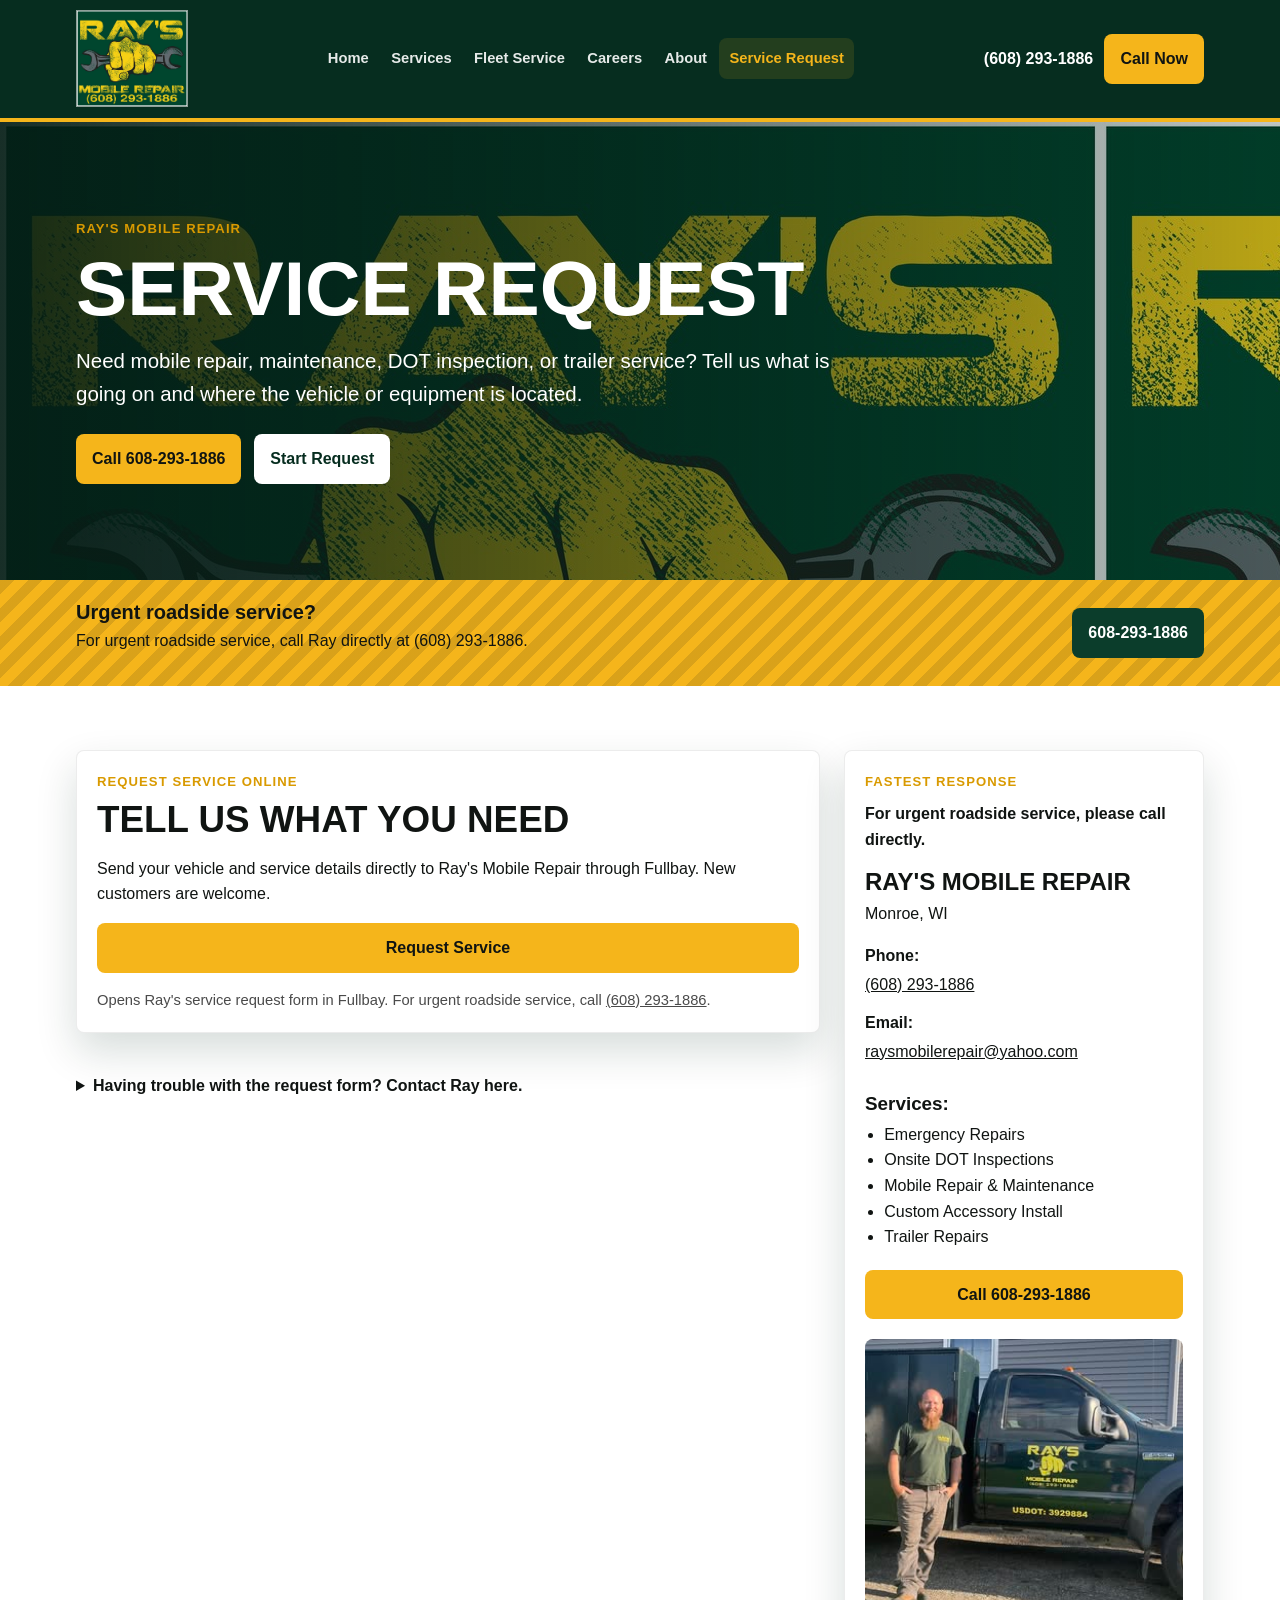
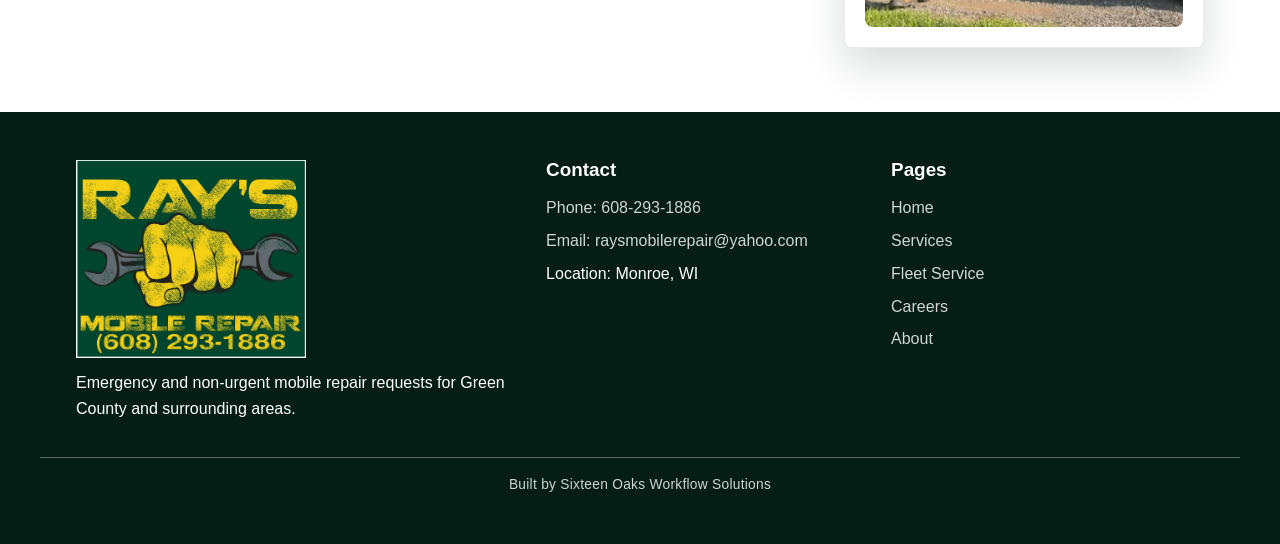
<file: service-request.html>
<!doctype html>
<html lang="en">
<head>
  <meta charset="utf-8">
  <meta name="viewport" content="width=device-width, initial-scale=1">
  <title>Service Request | Ray's Mobile Repair</title>
  <meta name="description" content="Request mobile repair, trailer repair, DOT inspection, or fleet service from Ray's Mobile Repair in Monroe, Wisconsin.">
  <link rel="canonical" href="https://www.raysmobilerepair.com/service-request">
  <link rel="stylesheet" href="assets/css/styles.css?v=fullbay-20261012">
</head>
<body>
  <a class="skip-link" href="#main">Skip to content</a>
  <header class="site-header"><div class="header-inner"><a class="brand" href="/"><span class="brand-mark">RAY'S</span><span class="brand-text"><strong>Mobile Repair</strong><span>Monroe, WI</span></span></a><button class="nav-toggle" type="button" aria-controls="site-nav" aria-expanded="false" aria-label="Open navigation"><span></span><span></span><span></span></button><nav class="site-nav" id="site-nav"><ul><li><a href="/">Home</a></li><li><a href="/services">Services</a></li><li><a href="/fleet-service">Fleet Service</a></li><li><a href="/careers">Careers</a></li><li><a href="/about">About</a></li><li><a href="/service-request" aria-current="page">Service Request</a></li></ul></nav><div class="header-call"><a class="phone-link" href="tel:16082931886" data-link="phone" data-content="phone-display">(608) 293-1886</a><a class="btn btn-primary" href="tel:16082931886" data-link="phone">Call Now</a></div></div></header>
  <main id="main">
    <section class="page-hero" data-image="contactHero" data-image-overlay="linear-gradient(90deg, rgba(4,29,21,.92), rgba(4,29,21,.62), rgba(4,29,21,.25))" style="background-image: linear-gradient(90deg, rgba(4,29,21,.92), rgba(4,29,21,.62), rgba(4,29,21,.25)), url('assets/images/business-card-logo-contact.jpg');"><div class="container"><p class="eyebrow">Ray's Mobile Repair</p><h1>SERVICE REQUEST</h1><p class="lead">Need mobile repair, maintenance, DOT inspection, or trailer service? Tell us what is going on and where the vehicle or equipment is located.</p><div class="hero-actions"><a class="btn btn-primary" href="tel:16082931886" data-link="phone">Call 608-293-1886</a><a class="btn btn-light" href="https://app.fullbay.com/TNEAZS">Start Request</a></div></div></section>
    <section class="urgent-banner"><div class="container urgent-inner"><p><strong>Urgent roadside service?</strong><span>For urgent roadside service, call Ray directly at (608) 293-1886.</span></p><a class="btn btn-secondary" href="tel:16082931886" data-link="phone">608-293-1886</a></div></section>
    <section class="section section-white"><div class="container request-layout">
      <div class="request-main">
        <section class="contact-card fullbay-request" aria-labelledby="fullbay-heading">
          <p class="eyebrow">Request Service Online</p>
          <h2 id="fullbay-heading">Tell Us What You Need</h2>
          <p>Send your vehicle and service details directly to Ray's Mobile Repair through Fullbay. New customers are welcome.</p>
          <a class="btn btn-primary btn-block" href="https://app.fullbay.com/TNEAZS">Request Service</a>
          <p class="form-footnote">Opens Ray's service request form in Fullbay. For urgent roadside service, call <a href="tel:16082931886">(608) 293-1886</a>.</p>
        </section>
        <details class="request-fallback">
          <summary>Having trouble with the request form? Contact Ray here.</summary>
          <p>This alternate form sends your details to Ray's Mobile Repair for follow-up.</p>
      <form class="form request-form" id="request-form" name="service-request" method="POST" action="/thanks.html?form=service" data-netlify="true" netlify-honeypot="bot-field" enctype="multipart/form-data">
        <input type="hidden" name="form-name" value="service-request">
        <p hidden><label>Don't fill this out: <input name="bot-field"></label></p>
        <p class="form-note">For urgent roadside service, call Ray directly at <a href="tel:16082931886" data-link="phone">(608) 293-1886</a>. Fields marked <span class="req" aria-hidden="true">*</span> are required.</p>

        <fieldset class="form-group">
          <legend>Contact Information</legend>
          <label><span class="label-text">Full Name <span class="req" aria-hidden="true">*</span></span><input type="text" name="full_name" required autocomplete="name"></label>
          <label><span class="label-text">Phone Number <span class="req" aria-hidden="true">*</span></span><input type="tel" name="phone" required autocomplete="tel"></label>
          <label><span class="label-text">Email Address</span><input type="email" name="email" autocomplete="email"></label>
        </fieldset>

        <fieldset class="form-group">
          <legend>Company Information</legend>
          <label><span class="label-text">Company Name</span><input type="text" name="company_name" autocomplete="organization"></label>
          <label><span class="label-text">Company Address</span><input type="text" name="company_address" autocomplete="street-address"></label>
          <div class="form-row form-row-csz">
            <label><span class="label-text">City</span><input type="text" name="city" autocomplete="address-level2"></label>
            <label><span class="label-text">State</span><input type="text" name="state" autocomplete="address-level1"></label>
            <label><span class="label-text">ZIP</span><input type="text" name="zip" inputmode="numeric" autocomplete="postal-code"></label>
          </div>
        </fieldset>

        <fieldset class="form-group">
          <legend>Vehicle / Equipment Information</legend>
          <label><span class="label-text">Vehicle / Equipment Type <span class="req" aria-hidden="true">*</span></span><input type="text" name="vehicle_type" required></label>
          <label><span class="label-text">VIN #</span><input type="text" name="vin" autocapitalize="characters"></label>
        </fieldset>

        <fieldset class="form-group">
          <legend>Service Needed</legend>
          <label><span class="label-text">Urgency / Request Type</span><select name="request_type"><option>Urgent / Roadside</option><option>Scheduled Service</option><option>DOT Inspection</option><option>Fleet / Commercial</option><option>Trailer Repair</option><option>Other</option></select></label>
          <label><span class="label-text">Location of Vehicle / Equipment <span class="req" aria-hidden="true">*</span></span><input type="text" name="location" required></label>
          <label><span class="label-text">What's going on? <span class="req" aria-hidden="true">*</span></span><textarea name="message" required></textarea></label>
          <label><span class="label-text">Upload Photo / File <span class="optional">(optional)</span></span><input type="file" name="attachment" accept="image/*,.pdf"></label>
        </fieldset>

        <button class="btn btn-primary btn-block" type="submit">Send Service Request</button>
        <p class="form-footnote">Your request will be sent to Ray's Mobile Repair. For urgent roadside service, please call Ray directly at 608-293-1886.</p>
      </form>
        </details>
      </div>

      <aside class="contact-card request-aside" aria-label="Fastest response">
        <p class="eyebrow">Fastest Response</p>
        <p class="request-aside-lead">For urgent roadside service, please call directly.</p>
        <h2>Ray's Mobile Repair</h2>
        <p class="request-aside-location" data-content="location">Monroe, WI</p>
        <dl class="request-aside-details">
          <dt>Phone:</dt>
          <dd><a href="tel:16082931886" data-link="phone" data-content="phone-display">(608) 293-1886</a></dd>
          <dt>Email:</dt>
          <dd><a href="mailto:raysmobilerepair@yahoo.com" data-link="email" data-content="email">raysmobilerepair@yahoo.com</a></dd>
        </dl>
        <h3>Services:</h3>
        <ul class="request-aside-services">
          <li>Emergency Repairs</li>
          <li>Onsite DOT Inspections</li>
          <li>Mobile Repair &amp; Maintenance</li>
          <li>Custom Accessory Install</li>
          <li>Trailer Repairs</li>
        </ul>
        <a class="btn btn-primary btn-block" href="tel:16082931886" data-link="phone">Call 608-293-1886</a>
        <img class="request-aside-image" data-image="contactLogo" src="assets/images/managed/contact/logo.jpg" alt="Ray's Mobile Repair logo">
      </aside>
    </div></section>
  </main>
  <footer class="site-footer"><div class="container footer-grid"><div><a class="brand" href="/"><span class="brand-mark">RAY'S</span><span class="brand-text"><strong>Mobile Repair</strong><span>Monroe, WI</span></span></a><p>Emergency and non-urgent mobile repair requests for Green County and surrounding areas.</p></div><div><h3>Contact</h3><div class="footer-links"><a href="tel:16082931886" data-link="phone">Phone: <span data-content="phone">608-293-1886</span></a><a href="mailto:raysmobilerepair@yahoo.com" data-link="email">Email: <span data-content="email">raysmobilerepair@yahoo.com</span></a><span>Location: <span data-content="location">Monroe, WI</span></span></div></div><div><h3>Pages</h3><div class="footer-links"><a href="/">Home</a><a href="/services">Services</a><a href="/fleet-service">Fleet Service</a><a href="/careers">Careers</a><a href="/about">About</a></div></div></div></footer><div class="sticky-call"><a class="btn btn-primary" href="tel:16082931886" data-link="phone">Call Ray's Mobile Repair</a></div><script src="assets/js/main.js"></script>
</body>
</html>
</file>
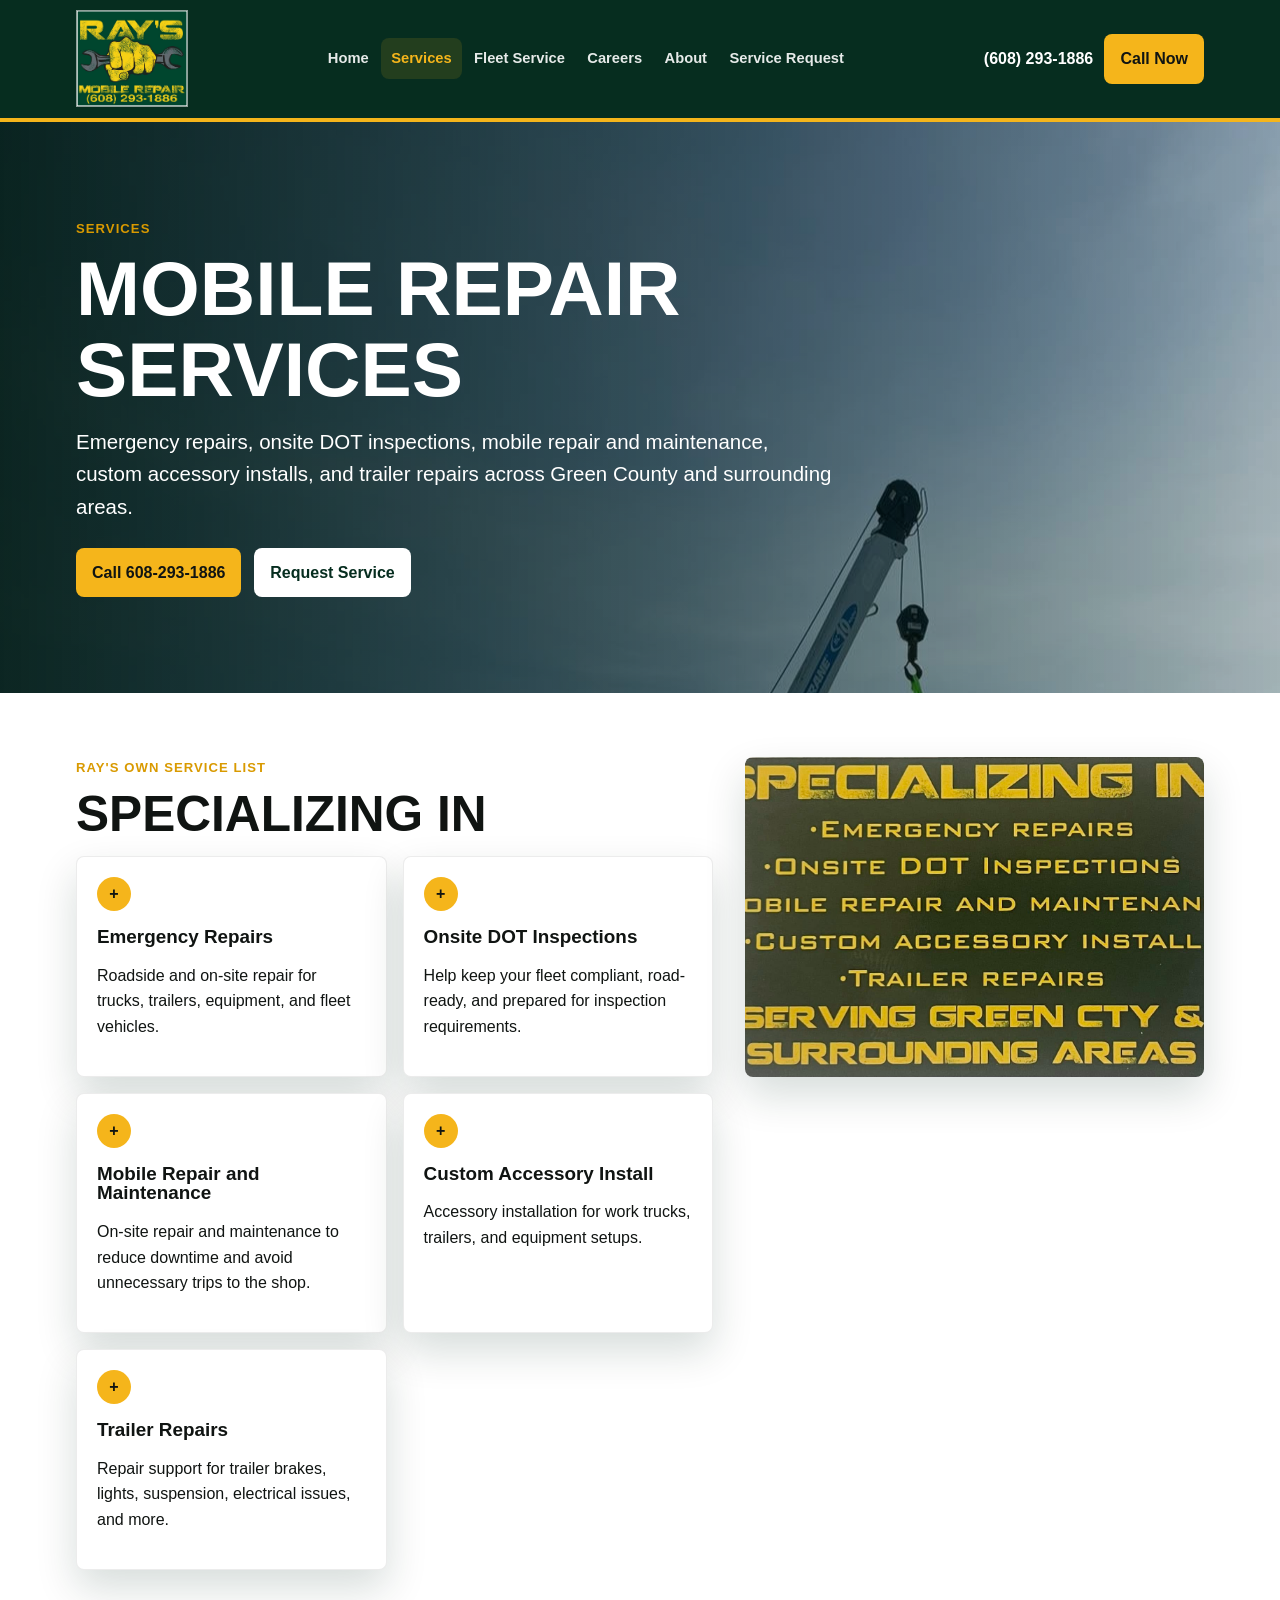
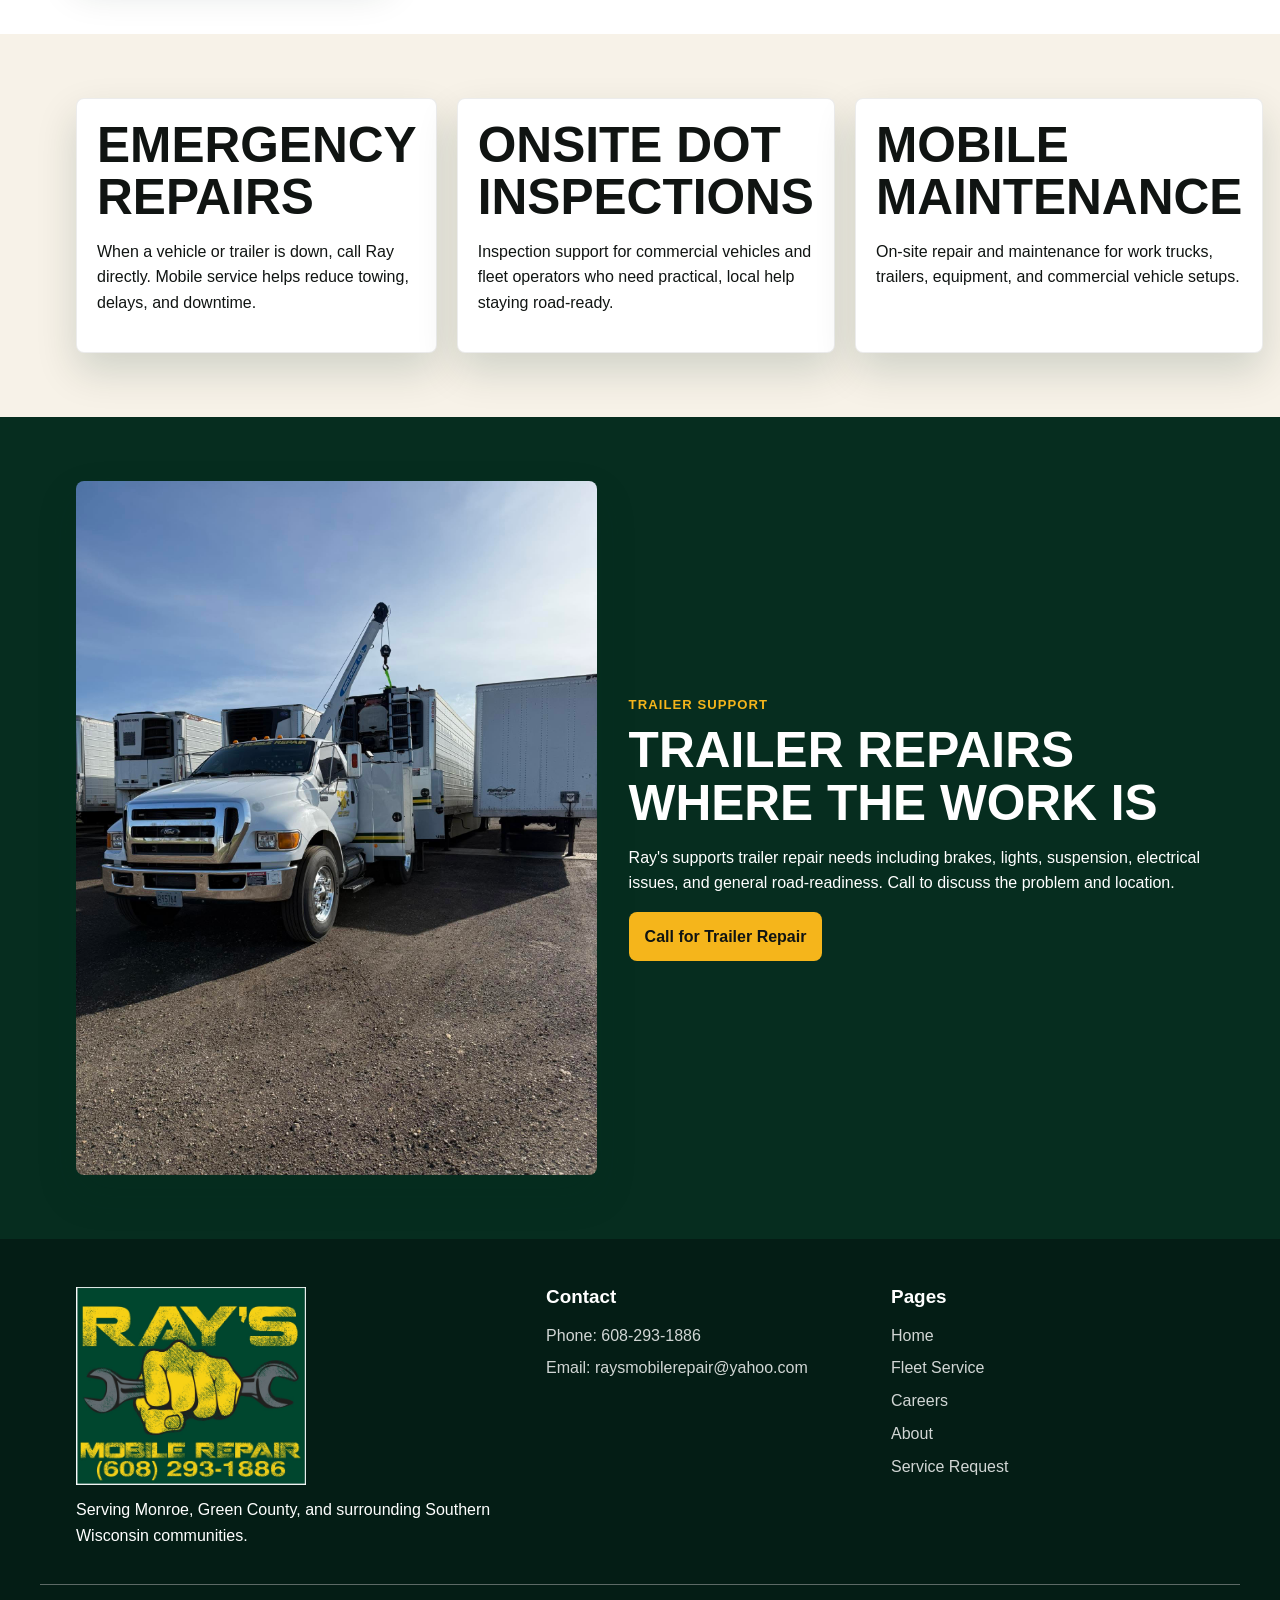
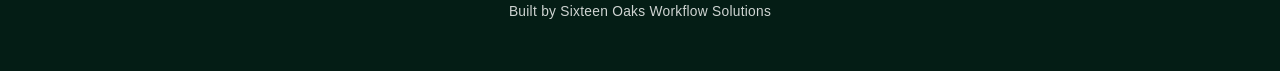
<file: services.html>
<!doctype html>
<html lang="en">
<head>
  <meta charset="utf-8">
  <meta name="viewport" content="width=device-width, initial-scale=1">
  <title>Mobile Repair Services | Ray's Mobile Repair Monroe, WI</title>
  <meta name="description" content="Ray's Mobile Repair provides emergency repairs, onsite DOT inspections, mobile repair and maintenance, custom accessory installs, and trailer repairs in Monroe, Green County, and surrounding areas.">
  <link rel="canonical" href="https://www.raysmobilerepair.com/services">
  <link rel="stylesheet" href="assets/css/styles.css?v=service-request-20261010">
</head>
<body>
  <a class="skip-link" href="#main">Skip to content</a>
  <header class="site-header"><div class="header-inner"><a class="brand" href="/"><span class="brand-mark">RAY'S</span><span class="brand-text"><strong>Mobile Repair</strong><span>Monroe, WI</span></span></a><button class="nav-toggle" type="button" aria-controls="site-nav" aria-expanded="false" aria-label="Open navigation"><span></span><span></span><span></span></button><nav class="site-nav" id="site-nav"><ul><li><a href="/">Home</a></li><li><a href="/services" aria-current="page">Services</a></li><li><a href="/fleet-service">Fleet Service</a></li><li><a href="/careers">Careers</a></li><li><a href="/about">About</a></li><li><a href="/service-request">Service Request</a></li></ul></nav><div class="header-call"><a class="phone-link" href="tel:16082931886" data-link="phone" data-content="phone-display">(608) 293-1886</a><a class="btn btn-primary" href="tel:16082931886" data-link="phone">Call Now</a></div></div></header>
  <main id="main">
    <section class="page-hero" data-image="servicesHero" data-image-overlay="linear-gradient(90deg, rgba(4,29,21,.92), rgba(4,29,21,.62), rgba(4,29,21,.25))" style="background-image: linear-gradient(90deg, rgba(4,29,21,.92), rgba(4,29,21,.62), rgba(4,29,21,.25)), url('assets/images/service-truck-crane-trailer.jpg');"><div class="container"><p class="eyebrow">Services</p><h1>Mobile Repair Services</h1><p class="lead">Emergency repairs, onsite DOT inspections, mobile repair and maintenance, custom accessory installs, and trailer repairs across Green County and surrounding areas.</p><div class="hero-actions"><a class="btn btn-primary" href="tel:16082931886" data-link="phone">Call 608-293-1886</a><a class="btn btn-light" href="/service-request">Request Service</a></div></div></section>
    <section class="section section-white services-feature"><div class="container services-feature-grid"><div><p class="eyebrow">Ray's Own Service List</p><h2>Specializing In</h2><div class="service-grid services-card-grid" data-services-list><article class="service-card"><span class="service-icon">+</span><h3>Emergency Repairs</h3><p>Roadside and on-site repair for trucks, trailers, equipment, and fleet vehicles.</p></article><article class="service-card"><span class="service-icon">+</span><h3>Onsite DOT Inspections</h3><p>Help keep your fleet compliant, road-ready, and prepared for inspection requirements.</p></article><article class="service-card"><span class="service-icon">+</span><h3>Mobile Repair and Maintenance</h3><p>On-site repair and maintenance to reduce downtime and avoid unnecessary trips to the shop.</p></article><article class="service-card"><span class="service-icon">+</span><h3>Custom Accessory Install</h3><p>Accessory installation for work trucks, trailers, and equipment setups.</p></article><article class="service-card"><span class="service-icon">+</span><h3>Trailer Repairs</h3><p>Repair support for trailer brakes, lights, suspension, electrical issues, and more.</p></article></div></div><img class="media-panel services-sign-image" data-image="servicesSign" src="assets/images/services-sign.jpg" alt="Ray's Mobile Repair services sign listing emergency repairs, onsite DOT inspections, maintenance, custom accessory install, and trailer repairs"></div></section>
    <section class="section"><div class="container grid grid-3"><article class="info-card"><h2>Emergency Repairs</h2><p>When a vehicle or trailer is down, call Ray directly. Mobile service helps reduce towing, delays, and downtime.</p></article><article class="info-card"><h2>Onsite DOT Inspections</h2><p>Inspection support for commercial vehicles and fleet operators who need practical, local help staying road-ready.</p></article><article class="info-card"><h2>Mobile Maintenance</h2><p>On-site repair and maintenance for work trucks, trailers, equipment, and commercial vehicle setups.</p></article></div></section>
    <section class="section section-dark"><div class="container split reverse"><div><p class="eyebrow">Trailer Support</p><h2>Trailer Repairs Where the Work Is</h2><p>Ray's supports trailer repair needs including brakes, lights, suspension, electrical issues, and general road-readiness. Call to discuss the problem and location.</p><a class="btn btn-primary" href="tel:16082931886" data-link="phone">Call for Trailer Repair</a></div><img class="media-panel" data-image="servicesTrailer" src="assets/images/service-truck-crane-trailer.jpg" alt="Ray's Mobile Repair crane truck servicing a trailer"></div></section>
  </main>
  <footer class="site-footer"><div class="container footer-grid"><div><a class="brand" href="/"><span class="brand-mark">RAY'S</span><span class="brand-text"><strong>Mobile Repair</strong><span>Monroe, WI</span></span></a><p>Serving Monroe, Green County, and surrounding Southern Wisconsin communities.</p></div><div><h3>Contact</h3><div class="footer-links"><a href="tel:16082931886" data-link="phone">Phone: <span data-content="phone">608-293-1886</span></a><a href="mailto:raysmobilerepair@yahoo.com" data-link="email">Email: <span data-content="email">raysmobilerepair@yahoo.com</span></a></div></div><div><h3>Pages</h3><div class="footer-links"><a href="/">Home</a><a href="/fleet-service">Fleet Service</a><a href="/careers">Careers</a><a href="/about">About</a><a href="/service-request">Service Request</a></div></div></div></footer><div class="sticky-call"><a class="btn btn-primary" href="tel:16082931886" data-link="phone">Call Ray's Mobile Repair</a></div><script src="assets/js/main.js"></script>
</body>
</html>
</file>
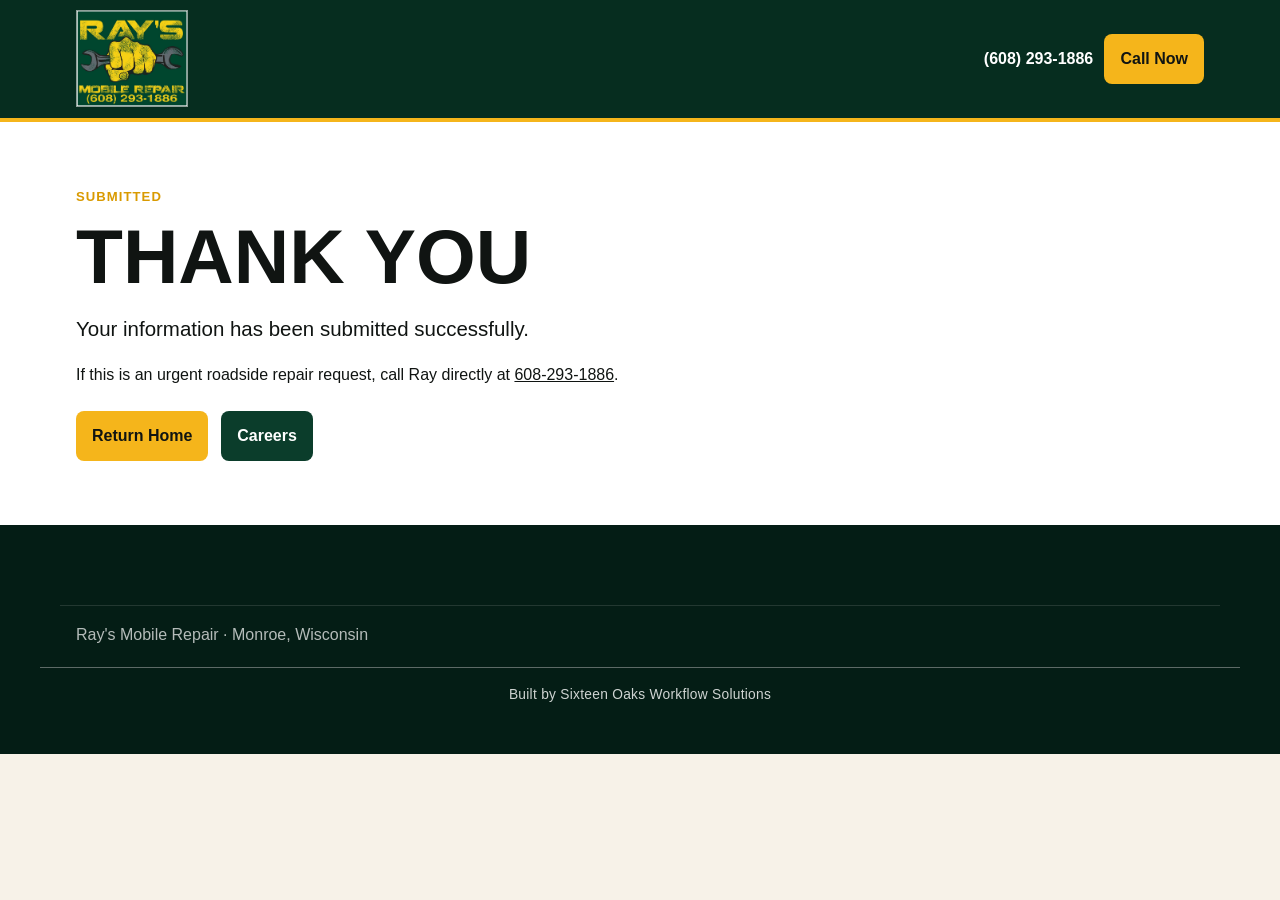
<file: thanks.html>
<!doctype html>
<html lang="en">
<head>
  <meta charset="utf-8">
  <meta name="viewport" content="width=device-width, initial-scale=1">
  <title>Thank You | Ray's Mobile Repair</title>
  <meta name="robots" content="noindex">
  <link rel="stylesheet" href="assets/css/styles.css?v=service-request-20261010">
</head>
<body>
  <a class="skip-link" href="#main">Skip to content</a>
  <header class="site-header"><div class="header-inner"><a class="brand" href="/"><span class="brand-mark">RAY'S</span><span class="brand-text"><strong>Mobile Repair</strong><span>Monroe, WI</span></span></a><div class="header-call"><a class="phone-link" href="tel:16082931886" data-link="phone" data-content="phone-display">(608) 293-1886</a><a class="btn btn-primary" href="tel:16082931886" data-link="phone">Call Now</a></div></div></header>
  <main id="main">
    <section class="section section-white"><div class="container"><p class="eyebrow">Submitted</p><h1>Thank You</h1><p class="lead">Your information has been submitted successfully.</p><p>If this is an urgent roadside repair request, call Ray directly at <a href="tel:16082931886" data-link="phone">608-293-1886</a>.</p><div class="hero-actions"><a class="btn btn-primary" href="/">Return Home</a><a class="btn btn-secondary" href="/careers">Careers</a></div></div></section>
  </main>
  <footer class="site-footer"><div class="container footer-bottom">Ray's Mobile Repair · Monroe, Wisconsin</div></footer>
  <script src="assets/js/main.js"></script>
</body>
</html>
</file>
<file: assets/css/styles.css>
:root {
  --green-950: #041d15;
  --green-900: #062d1f;
  --green-800: #0b3d2b;
  --green-700: #14543c;
  --gold-500: #f5b51b;
  --gold-600: #d99a00;
  --black: #101412;
  --charcoal: #202622;
  --cream: #f7f2e8;
  --white: #ffffff;
  --gray-100: #f2f2f2;
  --gray-200: #e4e4e4;
  --gray-700: #4a4a4a;
  --shadow: 0 18px 40px rgba(6, 45, 31, 0.16);
  --radius: 8px;
  --content: 1160px;
}

* {
  box-sizing: border-box;
}

html {
  scroll-behavior: smooth;
}

body {
  margin: 0;
  background: var(--cream);
  color: var(--black);
  font-family: Arial, Helvetica, sans-serif;
  font-size: 16px;
  line-height: 1.6;
  overflow-x: hidden;
}

body.nav-open {
  overflow: hidden;
}

img {
  display: block;
  max-width: 100%;
}

a {
  color: inherit;
}

:focus-visible {
  outline: 3px solid var(--gold-500);
  outline-offset: 3px;
}

.skip-link {
  background: var(--gold-500);
  color: var(--black);
  font-weight: 800;
  left: 1rem;
  padding: 0.6rem 1rem;
  position: absolute;
  top: -4rem;
  z-index: 1000;
}

.skip-link:focus {
  top: 1rem;
}

.site-header {
  background: var(--green-900);
  border-bottom: 4px solid var(--gold-500);
  color: var(--white);
  position: sticky;
  top: 0;
  z-index: 100;
}

.header-inner {
  align-items: center;
  display: flex;
  gap: 1rem;
  justify-content: space-between;
  margin: 0 auto;
  max-width: var(--content);
  min-height: 76px;
  padding: 0.65rem 1rem;
}

.brand {
  align-items: center;
  display: inline-flex;
  gap: 0.75rem;
  text-decoration: none;
}

.brand-mark {
  align-items: center;
  background: var(--gold-500);
  border-radius: var(--radius);
  color: var(--green-950);
  display: inline-flex;
  font-weight: 900;
  height: 46px;
  justify-content: center;
  letter-spacing: 0;
  line-height: 1;
  width: 54px;
}

.brand-text {
  display: grid;
  line-height: 1.05;
}

.brand-text strong {
  color: var(--gold-500);
  font-size: 1.05rem;
  font-weight: 900;
  text-transform: uppercase;
}

.brand-text span {
  color: rgba(255, 255, 255, 0.84);
  font-size: 0.78rem;
}

.nav-toggle {
  align-items: center;
  background: transparent;
  border: 1px solid rgba(255, 255, 255, 0.3);
  border-radius: var(--radius);
  color: var(--white);
  cursor: pointer;
  display: inline-flex;
  flex-direction: column;
  gap: 5px;
  height: 44px;
  justify-content: center;
  width: 48px;
}

.nav-toggle span {
  background: var(--white);
  display: block;
  height: 2px;
  width: 22px;
}

.site-nav {
  background: var(--green-900);
  display: none;
  left: 0;
  padding: 0 1rem 1rem;
  position: absolute;
  right: 0;
  top: 100%;
}

.site-nav.is-open {
  display: block;
}

.site-nav ul {
  display: grid;
  gap: 0.35rem;
  list-style: none;
  margin: 0;
  padding: 0;
}

.site-nav a {
  border-radius: var(--radius);
  color: rgba(255, 255, 255, 0.9);
  display: block;
  font-weight: 700;
  padding: 0.75rem 0.8rem;
  text-decoration: none;
}

.site-nav a:hover,
.site-nav a[aria-current="page"] {
  background: rgba(245, 181, 27, 0.12);
  color: var(--gold-500);
}

.header-call {
  display: none;
}

.btn,
button.btn {
  align-items: center;
  border: 0;
  border-radius: var(--radius);
  cursor: pointer;
  display: inline-flex;
  font: inherit;
  font-weight: 900;
  justify-content: center;
  min-height: 48px;
  padding: 0.75rem 1rem;
  text-align: center;
  text-decoration: none;
}

.btn-primary {
  background: var(--gold-500);
  color: var(--black);
}

.btn-primary:hover {
  background: #ffc84d;
}

.btn-secondary {
  background: var(--green-800);
  color: var(--white);
}

.btn-secondary:hover {
  background: var(--green-700);
}

.btn-light {
  background: var(--white);
  color: var(--green-900);
}

.btn-outline {
  border: 2px solid currentColor;
  color: var(--white);
}

.container {
  margin: 0 auto;
  max-width: var(--content);
  padding: 0 1rem;
}

.section {
  padding: 4rem 0;
}

.section-tight {
  padding: 2.5rem 0;
}

.section-dark {
  background: var(--green-900);
  color: var(--white);
}

.section-white {
  background: var(--white);
}

.eyebrow {
  color: var(--gold-600);
  font-size: 0.82rem;
  font-weight: 900;
  letter-spacing: 0.08em;
  margin: 0 0 0.6rem;
  text-transform: uppercase;
}

.section-dark .eyebrow {
  color: var(--gold-500);
}

h1,
h2,
h3 {
  font-family: Arial Black, Arial, Helvetica, sans-serif;
  letter-spacing: 0;
  line-height: 1.05;
  margin: 0 0 1rem;
}

h1 {
  font-size: clamp(2.35rem, 7vw, 4.8rem);
  max-width: 920px;
  overflow-wrap: break-word;
  text-transform: uppercase;
}

h2 {
  font-size: clamp(1.9rem, 4vw, 3.1rem);
  text-transform: uppercase;
}

h3 {
  font-size: 1.18rem;
}

p {
  margin: 0 0 1rem;
}

.lead {
  font-size: clamp(1.08rem, 2vw, 1.28rem);
  max-width: 760px;
  overflow-wrap: break-word;
}

.hero {
  background:
    linear-gradient(90deg, rgba(4, 29, 21, 0.9), rgba(4, 29, 21, 0.58), rgba(4, 29, 21, 0.18)),
    var(--hero-image) center / cover no-repeat;
  color: var(--white);
  min-height: calc(100svh - 76px);
  padding: 7rem 0 4rem;
}

.home-hero {
  background-image:
    linear-gradient(90deg, rgba(4, 29, 21, 0.9), rgba(4, 29, 21, 0.58), rgba(4, 29, 21, 0.18)),
    url("../images/ray-service-truck-owner.jpg");
  background-position: 28% 18%;
}

.page-hero {
  background:
    linear-gradient(90deg, rgba(4, 29, 21, 0.92), rgba(4, 29, 21, 0.62), rgba(4, 29, 21, 0.25)),
    var(--hero-image) center / cover no-repeat;
  color: var(--white);
  padding: 6rem 0;
}

.hero-content {
  max-width: 820px;
}

.hero-actions,
.cta-actions {
  display: flex;
  flex-wrap: wrap;
  gap: 0.8rem;
  margin-top: 1.5rem;
}

.hero-meta {
  border-left: 4px solid var(--gold-500);
  color: rgba(255, 255, 255, 0.86);
  margin-top: 2rem;
  padding-left: 1rem;
}

.urgent-banner {
  background:
    repeating-linear-gradient(135deg, rgba(16, 20, 18, 0.12) 0 10px, transparent 10px 20px),
    var(--gold-500);
  color: var(--black);
}

.urgent-inner {
  align-items: center;
  display: grid;
  gap: 1rem;
  padding: 1rem;
}

.urgent-inner strong {
  display: block;
  font-size: 1.25rem;
  font-weight: 900;
}

.grid {
  display: grid;
  gap: 1.25rem;
}

.grid-2 {
  grid-template-columns: 1fr;
}

.grid-3 {
  grid-template-columns: 1fr;
}

.service-grid {
  display: grid;
  gap: 1rem;
  grid-template-columns: 1fr;
}

.services-feature-grid {
  align-items: start;
  display: grid;
  gap: 2rem;
  grid-template-columns: 1fr;
}

.services-card-grid {
  grid-template-columns: 1fr;
}

.services-sign-image {
  height: auto;
  min-height: 0;
  object-fit: contain;
}

.service-card,
.info-card,
.contact-card {
  background: var(--white);
  border: 1px solid rgba(16, 20, 18, 0.08);
  border-radius: var(--radius);
  box-shadow: var(--shadow);
  padding: 1.25rem;
}

.section-dark .service-card,
.section-dark .info-card {
  background: rgba(255, 255, 255, 0.08);
  border-color: rgba(255, 255, 255, 0.14);
  box-shadow: none;
}

.service-icon {
  align-items: center;
  background: var(--gold-500);
  border-radius: 999px;
  color: var(--black);
  display: inline-flex;
  font-weight: 900;
  height: 34px;
  justify-content: center;
  margin-bottom: 1rem;
  width: 34px;
}

.feature-list,
.plain-list {
  list-style: none;
  margin: 1.25rem 0 0;
  padding: 0;
}

.feature-list li,
.plain-list li {
  border-top: 1px solid rgba(16, 20, 18, 0.12);
  padding: 0.75rem 0 0.75rem 2rem;
  position: relative;
}

.section-dark .feature-list li,
.section-dark .plain-list li {
  border-top-color: rgba(255, 255, 255, 0.16);
}

.feature-list li::before,
.plain-list li::before {
  color: var(--gold-600);
  content: "+";
  font-weight: 900;
  left: 0.25rem;
  position: absolute;
}

.media-panel {
  border-radius: var(--radius);
  box-shadow: var(--shadow);
  min-height: 320px;
  object-fit: cover;
  width: 100%;
}

.photo-strip {
  display: grid;
  gap: 1rem;
  grid-template-columns: 1fr;
}

.photo-strip img {
  aspect-ratio: 4 / 3;
  border-radius: var(--radius);
  object-fit: cover;
  width: 100%;
}

.split {
  align-items: center;
  display: grid;
  gap: 2rem;
  grid-template-columns: 1fr;
}

.cta-band {
  background: var(--green-800);
  color: var(--white);
  padding: 3rem 0;
}

.cta-band .container {
  align-items: center;
  display: grid;
  gap: 1.25rem;
}

.form {
  background: var(--white);
  border-radius: var(--radius);
  box-shadow: var(--shadow);
  display: grid;
  gap: 1rem;
  padding: 1.25rem;
}

.form label {
  color: var(--black);
  display: grid;
  font-weight: 800;
  gap: 0.35rem;
}

.form input,
.form select,
.form textarea {
  border: 1px solid #c9c9c9;
  border-radius: var(--radius);
  color: var(--black);
  font: inherit;
  min-height: 46px;
  padding: 0.7rem 0.75rem;
  width: 100%;
}

.form textarea {
  min-height: 130px;
  resize: vertical;
}

.form-note {
  background: #fff6dd;
  border-left: 4px solid var(--gold-500);
  border-radius: var(--radius);
  color: var(--black);
  margin: 0;
  padding: 0.9rem;
}

.site-footer {
  background: var(--green-950);
  color: var(--white);
  padding: 3rem 0 5.5rem;
}

.footer-grid {
  display: grid;
  gap: 2rem;
  grid-template-columns: 1fr;
}

.footer-links {
  display: grid;
  gap: 0.45rem;
}

.footer-links a {
  color: rgba(255, 255, 255, 0.82);
  text-decoration: none;
}

.footer-links a:hover {
  color: var(--gold-500);
}

.footer-bottom {
  border-top: 1px solid rgba(255, 255, 255, 0.12);
  color: rgba(255, 255, 255, 0.7);
  margin-top: 2rem;
  padding-top: 1rem;
}

.sticky-call {
  bottom: 0.8rem;
  left: 1rem;
  position: fixed;
  right: 1rem;
  z-index: 90;
}

.sticky-call .btn {
  box-shadow: 0 14px 30px rgba(0, 0, 0, 0.3);
  width: 100%;
}

@media (min-width: 680px) {
  .grid-2,
  .photo-strip {
    grid-template-columns: repeat(2, 1fr);
  }

  .service-grid {
    grid-template-columns: repeat(2, 1fr);
  }

  .services-card-grid {
    grid-template-columns: repeat(2, minmax(0, 1fr));
  }

  .urgent-inner {
    grid-template-columns: 1fr auto;
  }
}

@media (min-width: 920px) {
  .nav-toggle {
    display: none;
  }

  .site-nav {
    background: transparent;
    display: block;
    padding: 0;
    position: static;
  }

  .site-nav ul {
    align-items: center;
    display: flex;
    gap: 0.1rem;
  }

  .site-nav a {
    font-size: 0.92rem;
    padding: 0.55rem 0.65rem;
  }

  .header-call {
    align-items: center;
    display: flex;
    gap: 0.7rem;
  }

  .header-call .phone-link {
    color: var(--white);
    font-weight: 900;
    text-decoration: none;
  }

  .grid-3 {
    grid-template-columns: repeat(3, 1fr);
  }

  .service-grid {
    grid-template-columns: repeat(5, 1fr);
  }

  .services-feature-grid {
    grid-template-columns: minmax(0, 1fr) minmax(320px, 0.72fr);
  }

  .services-card-grid {
    grid-template-columns: repeat(2, minmax(0, 1fr));
  }

  .split {
    grid-template-columns: minmax(0, 1.05fr) minmax(340px, 0.95fr);
  }

  .split.reverse {
    grid-template-columns: minmax(340px, 0.95fr) minmax(0, 1.05fr);
  }

  .split.reverse > :first-child {
    order: 2;
  }

  .cta-band .container {
    grid-template-columns: 1fr auto;
  }

  .footer-grid {
    grid-template-columns: 1.4fr 1fr 1fr;
  }

  .sticky-call {
    display: none;
  }

  .site-footer {
    padding-bottom: 3rem;
  }
}

@media (max-width: 420px) {
  .brand-text strong {
    font-size: 0.95rem;
  }

  .brand-text span {
    font-size: 0.72rem;
  }

  .hero,
  .page-hero {
    padding: 5rem 0 3rem;
  }

  h1 {
    font-size: 1.65rem;
  }

  .hero-actions,
  .cta-actions {
    align-items: stretch;
    flex-direction: column;
  }

  .hero-actions .btn,
  .cta-actions .btn {
    width: 100%;
  }

  .home-hero {
    background-position: 12% 18%;
  }
}

@media (max-width: 680px) {
  h1 {
    font-size: 1.65rem;
    max-width: 18rem;
    overflow-wrap: anywhere;
  }

  .lead {
    max-width: 22rem;
  }

  .hero-actions,
  .cta-actions {
    align-items: stretch;
    flex-direction: column;
  }

  .hero-actions .btn,
  .cta-actions .btn {
    width: 100%;
  }

  .home-hero {
    background-position: 12% 18%;
  }
}

/* Service Request page */
.request-layout {
  align-items: start;
  display: grid;
  gap: 1.5rem;
  grid-template-columns: minmax(0, 1fr);
}

.request-form {
  min-width: 0;
}

.form-group {
  border: 1px solid var(--gray-200);
  border-radius: var(--radius);
  display: grid;
  gap: 1rem;
  margin: 0;
  min-width: 0;
  padding: 1rem;
}

.form-group legend {
  color: var(--green-800);
  font-size: 0.85rem;
  font-weight: 900;
  letter-spacing: 0.04em;
  padding: 0 0.4rem;
  text-transform: uppercase;
}

.form label {
  min-width: 0;
}

.form-row {
  display: grid;
  gap: 1rem;
  grid-template-columns: minmax(0, 1fr);
}

.form input[type="file"] {
  background: var(--gray-100);
  min-height: 0;
  padding: 0.6rem;
}

.form .req {
  color: #b42318;
}

.form .optional {
  color: var(--gray-700);
  font-weight: 400;
}

.form-footnote {
  color: var(--gray-700);
  font-size: 0.92rem;
  margin: 0;
}

.btn-block {
  justify-content: center;
  width: 100%;
}

.request-aside h2 {
  margin-bottom: 0;
}

.request-aside h3 {
  margin: 1.25rem 0 0.5rem;
}

.request-aside-lead {
  font-weight: 800;
  margin-top: 0.25rem;
}

.request-aside-location {
  margin: 0.25rem 0 1rem;
}

.request-aside-details {
  display: grid;
  gap: 0.2rem;
  margin: 0;
}

.request-aside-details dt {
  font-weight: 800;
}

.request-aside-details dd {
  margin: 0 0 0.6rem;
  overflow-wrap: anywhere;
}

.request-aside-services {
  margin: 0 0 1.25rem;
  padding-left: 1.2rem;
}

@media (min-width: 560px) {
  .form-row-csz {
    grid-template-columns: minmax(0, 2fr) minmax(0, 1fr) minmax(0, 1.2fr);
  }
}

@media (min-width: 920px) {
  .request-layout {
    grid-template-columns: minmax(0, 1fr) minmax(300px, 360px);
  }

  .request-aside {
    position: sticky;
    top: 6.5rem;
  }
}

.request-aside h2 {
  font-size: 1.5rem;
  line-height: 1.2;
}

.request-aside-image {
  border-radius: var(--radius);
  display: block;
  height: auto;
  margin-top: 1.25rem;
  width: 100%;
}

/* Fullbay service request and alternate contact form */
.request-main { min-width: 0; }
.fullbay-request h2 { font-size: clamp(1.5rem, 3vw, 2.3rem); }
.fullbay-request .form-footnote { margin-top: 1rem; }
.request-fallback { margin-top: 1.5rem; }
.request-fallback summary { cursor: pointer; font-weight: 800; padding: 1rem 0; }
.request-fallback > p { color: var(--gray-700); }
</file>
